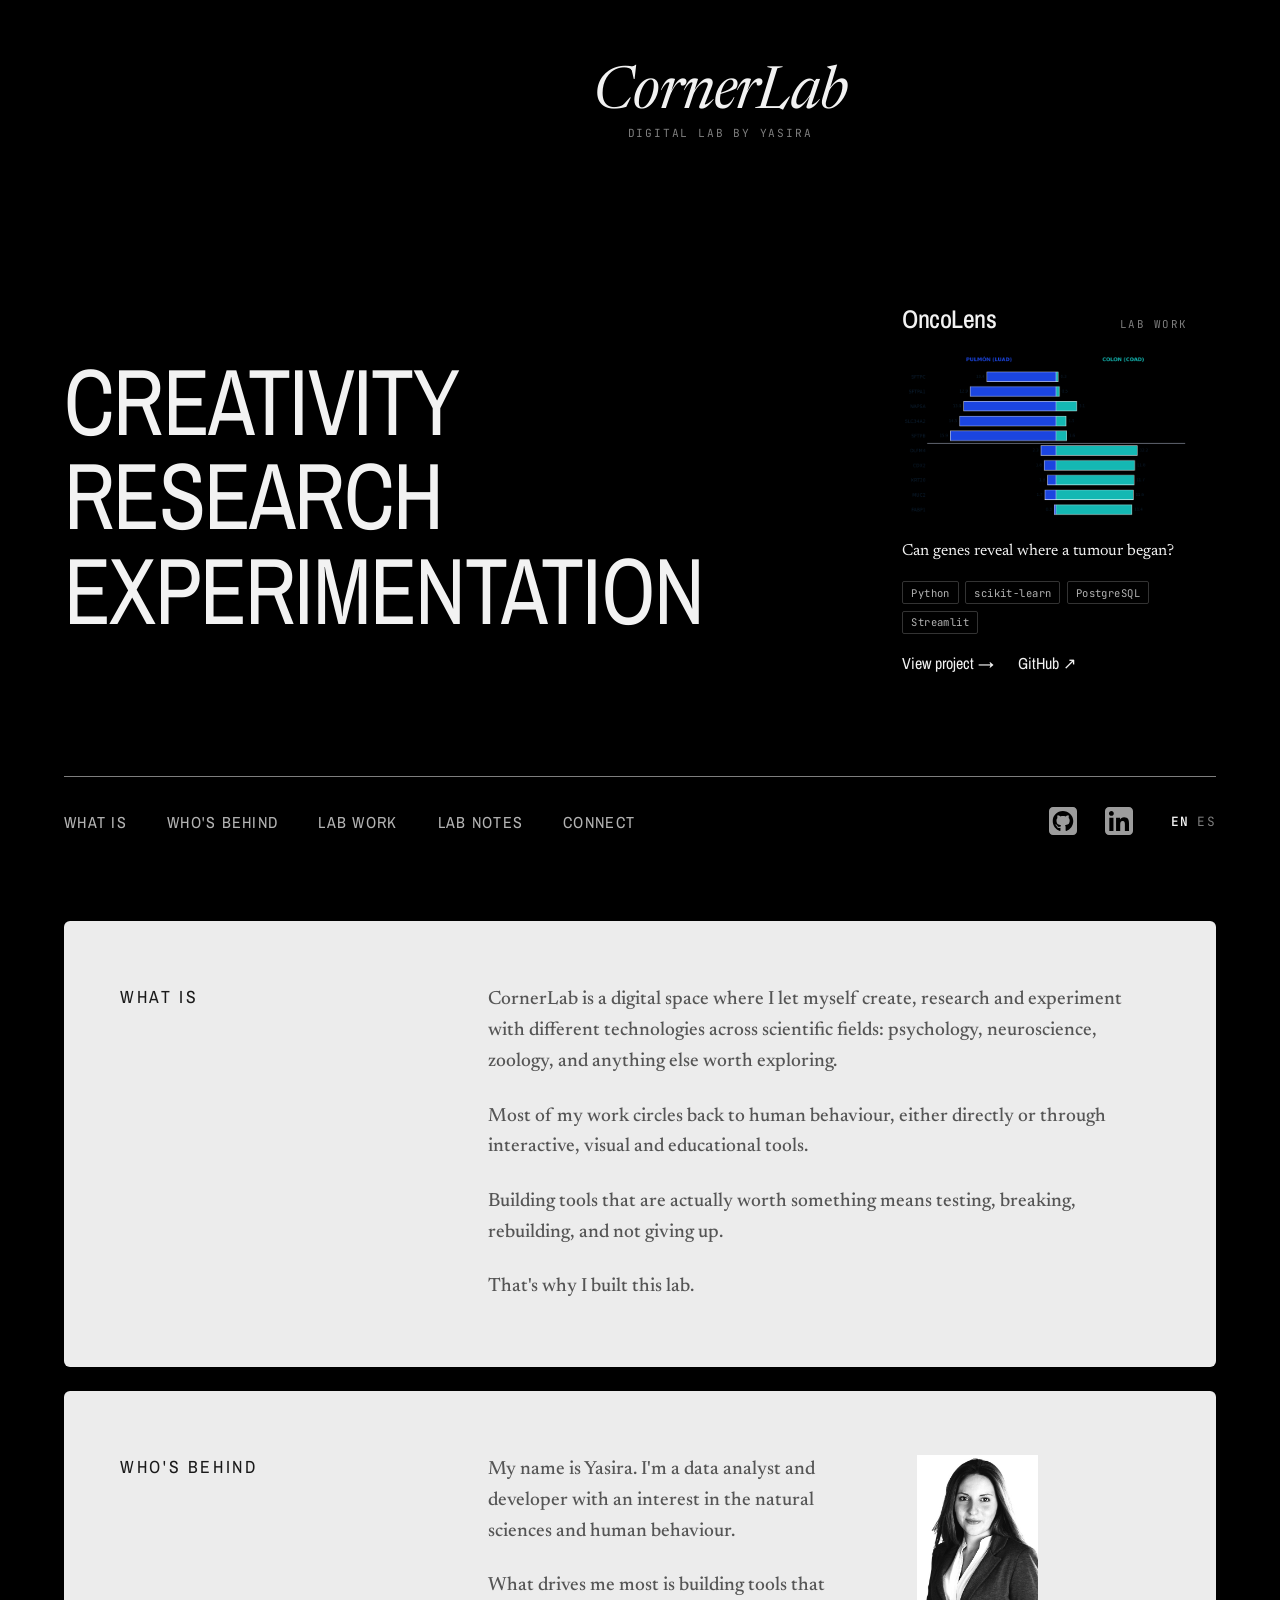
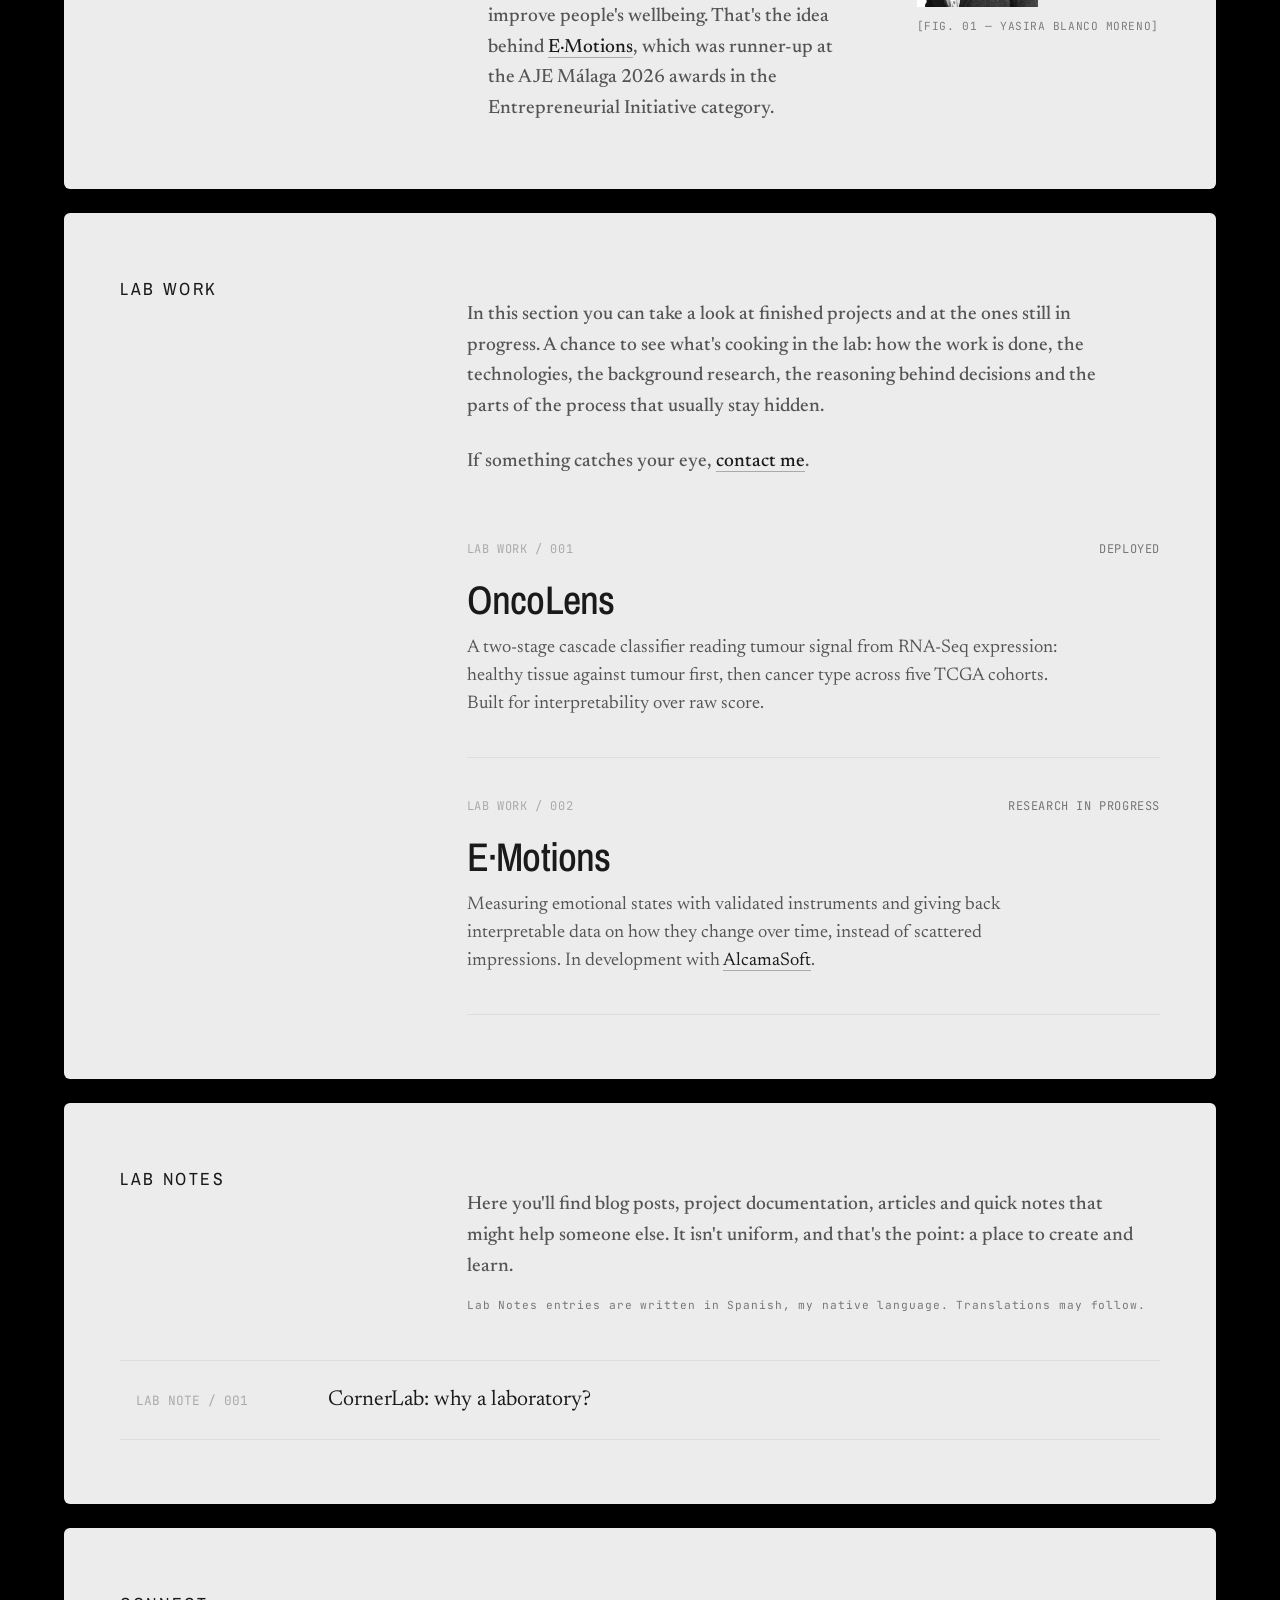
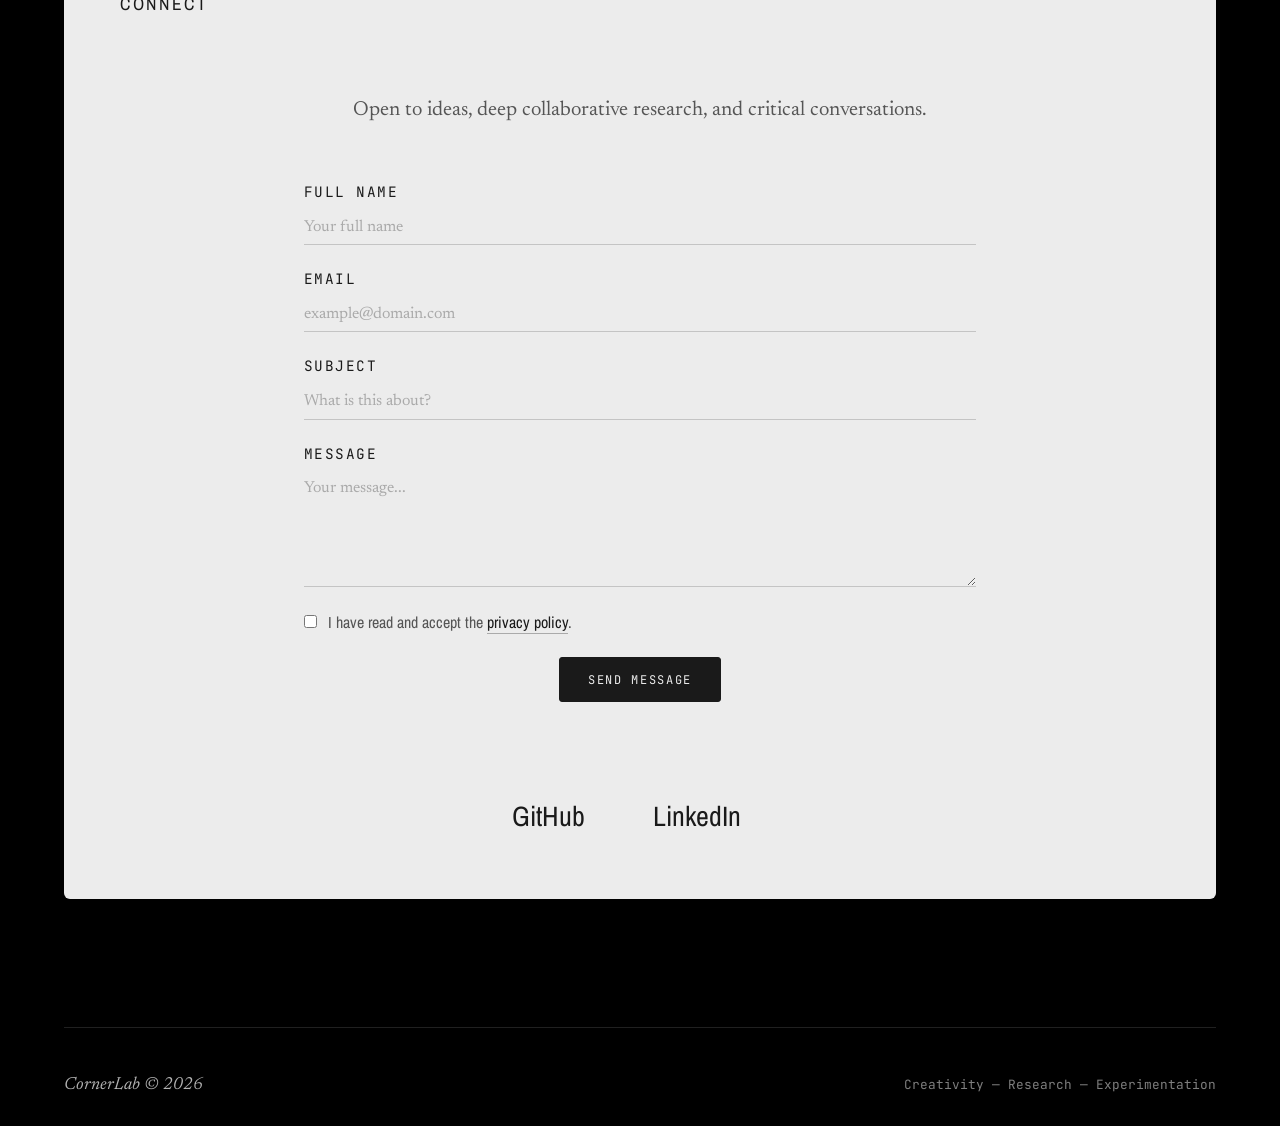
<file: index.html>
<!DOCTYPE html>
<html lang="en">
<head>
    <meta charset="UTF-8">
    <meta name="viewport" content="width=device-width, initial-scale=1.0">
    <title data-i18n="page_title">CornerLab — Personal Digital Lab</title>
    <meta name="description" content="Personal digital lab by Yasira Blanco Moreno. Data projects in health, behaviour and technology.">
    <meta property="og:type" content="website">
    <meta property="og:title" content="CornerLab — Personal Digital Lab">
    <meta property="og:description" content="Personal digital lab by Yasira Blanco Moreno. Data projects in health, behaviour and technology, from analysis to deployment, with the questions and dead ends along the way.">
    <meta property="og:url" content="https://cornerlab.me/">
    <meta property="og:image" content="https://cornerlab.me/assets/images/og-image.png">
    <meta property="og:image:width" content="1200">
    <meta property="og:image:height" content="630">
    <link rel="icon" type="image/png" sizes="32x32" href="assets/icons/favicon-32.png">
    <link rel="apple-touch-icon" sizes="180x180" href="assets/icons/apple-touch-icon.png">
    <link rel="canonical" href="https://cornerlab.me/">
    <link rel="stylesheet" href="css/styles.css">
</head>
<body>

    <header class="global-branding">
        <div class="branding-spacer" aria-hidden="true"></div>

        <div class="branding-center">
            <a href="index.html" class="logo">CornerLab</a>
            <p class="brand-tagline" data-i18n="brand_tagline">Digital lab by Yasira</p>
        </div>

        <button type="button" class="lamp-toggle" aria-label="Cambiar tema" aria-pressed="false">
            <img src="assets/icons/lamp_opt.svg" alt="" class="lamp-icon">
        </button>
    </header>

    <section class="hero-manifesto">
    <div class="hero-top">

        <div class="manifesto-titles">
            <h1 data-i18n="creativity">CREATIVITY</h1>
            <p data-i18n="research">RESEARCH</p>
            <p data-i18n="experimentation">EXPERIMENTATION</p>
        </div>

        <div class="hero-showcase">
            <article class="work-card">
                <div class="wc-head">
                    <h3 class="wc-name">OncoLens</h3>
                    <span class="wc-area" data-i18n="wc_area_lab_work">Lab Work</span>
                </div>

                <div class="wc-figure">
                    <img src="assets/images/oncolens-genes.png" alt="Expresión media de diez genes marcadores en cohortes tumorales de pulmón y colon">
                </div>

                <p class="wc-question" data-i18n="wc_q_oncolens">
                    Can genes reveal where a tumour began?
                </p>

                <div class="wc-tags">
                    <span>Python</span><span>scikit-learn</span><span>PostgreSQL</span><span>Streamlit</span>
                </div>

                <div class="wc-links">
                    <a href="https://bootcamp-da-p2.github.io/OncoLens/" target="_blank" rel="noopener"
                       data-i18n="wc_view">View project →</a>
                    <a href="https://github.com/Bootcamp-DA-P2/OncoLens" target="_blank" rel="noopener">GitHub ↗</a>
                </div>
            </article>
        </div>

    </div>

        <nav class="editorial-nav">
            <ul class="nav-list">
                <li><a href="#what-is" data-i18n="nav_what_is">What is</a></li>
                <li><a href="#whos-behind" data-i18n="nav_whos_behind">Who's Behind</a></li>
                <li><a href="#lab-work" data-i18n="nav_lab_work">Lab Work</a></li>
                <li><a href="#lab-notes" data-i18n="nav_lab_notes">Lab Notes</a></li>
                <li><a href="#connect" data-i18n="nav_connect">Connect</a></li>
            </ul>

            <div class="nav-aside">
                <ul class="nav-social">
                    <li>
                        <a href="https://github.com/Onmyblasi" target="_blank" rel="noopener"
                        class="social-link" aria-label="GitHub">
                            <img src="assets/icons/square-github-brands-solid-full.svg" alt="" class="social-icon">
                        </a>
                    </li>
                    <li>
                        <a href="https://linkedin.com/in/yasira-blanco-moreno/" target="_blank" rel="noopener"
                        class="social-link" aria-label="LinkedIn">
                            <img src="assets/icons/square-linkedin-brands-solid-full.svg" alt="" class="social-icon">
                        </a>
                    </li>
                </ul>

                <div class="lang-selector">
                    <span data-lang="en" class="active">EN</span>
                    <span data-lang="es">ES</span>
                </div>
            </div>
        </nav>
    </section>

    <section id="what-is" class="editorial-section section-grid">
        <h2 class="section-title" data-i18n="section_what_is">What is</h2>
        <div class="section-content editorial-prose">
            <p class="body-text" data-i18n="what_is_body_p1">
                CornerLab is a digital space where I let myself create, research and experiment with different technologies across scientific fields: psychology, neuroscience, zoology, and anything else worth exploring.
            </p>
            <p class="body-text" data-i18n="what_is_body_p2">
                Most of my work circles back to human behaviour, either directly or through interactive, visual and educational tools.
            </p>
            <p class="body-text" data-i18n="what_is_body_p3">
                Building tools that are actually worth something means testing, breaking, rebuilding, and not giving up. 
            </p>
            <p class="body-text" data-i18n="what_is_body_p4">
                That's why I built this lab.
            </p>
        </div>
    </section>

    <section id="whos-behind" class="editorial-section section-grid">
        <h2 class="section-title" data-i18n="section_whos_behind">Who's Behind</h2>
        <div class="section-content bio-grid">
            <div class="editorial-prose">
                <p class="body-text" data-i18n="whos_behind_p1">
                    My name is Yasira. I'm a data analyst and developer with an interest in the natural sciences and human behaviour.
                </p>
                <p class="body-text" data-i18n="whos_behind_p2">
                    What drives me most is building tools that improve people's wellbeing. That's the idea behind <a href="https://e-motions.es" target="_blank" rel="noopener" class="inline-link">E·Motions</a>, which was runner-up at the AJE Málaga 2026 awards in the Entrepreneurial Initiative category.
                </p>
            </div>
            <div class="lab-image-placeholder">
                <div class="placeholder-graphic"><img src="assets/images/bwphoto.jpg" alt="Retrato de Yasira Blanco Moreno"></div>
                <span class="caption">[FIG. 01 — YASIRA BLANCO MORENO]</span>
            </div>
        </div>
    </section>

    <section id="lab-work" class="editorial-section">
        <h2 class="section-title" data-i18n="section_lab_work">Lab Work</h2>
        <div class="editorial-prose lab-work-intro">
            <p class="body-text" data-i18n="lab_work_p1">
                In this section you can take a look at finished projects and at the ones still in progress. A chance to see what's cooking in the lab: how the work is done, the technologies, the background research, the reasoning behind decisions and the parts of the process that usually stay hidden.
            </p>
            <p class="body-text" data-i18n="lab_work_p2">
                If something catches your eye, <a href="#connect" class="inline-link">contact me</a>.
            </p>
        </div>
        <div class="work-archive">
            
            <article class="work-item">
                <div class="work-meta">
                    <span class="work-id" data-i18n="work_id_001">LAB WORK / 001</span>
                    <span class="work-status" data-i18n="work_status_deployed">Deployed</span>
                </div>
                <div class="work-main">
                      <h3 class="work-title"><a href="https://bootcamp-da-p2.github.io/OncoLens/" target="_blank" rel="noopener">OncoLens</a></h3>
                    <p class="work-desc" data-i18n="work_desc_oncolens">
                        A two-stage cascade classifier reading tumour signal from RNA-Seq expression: healthy tissue against tumour first, then cancer type across five TCGA cohorts. Built for interpretability over raw score.
                    </p>
                </div>
            </article>

            <article class="work-item">
                <div class="work-meta">
                    <span class="work-id" data-i18n="work_id_002">LAB WORK / 002</span>
                    <span class="work-status" data-i18n="work_status_research">Research in Progress</span>
                </div>
                <div class="work-main">
                    <h3 class="work-title"><a href="https://e-motions.es" target="_blank" rel="noopener">E·Motions</a></h3>
                    <p class="work-desc" data-i18n="work_desc_emotions">Measuring emotional states with validated instruments and giving back interpretable data on how they change over time, instead of scattered impressions. In development with <a href="https://www.alcamasoft.com/" target="_blank" rel="noopener" class="inline-link">AlcamaSoft</a>.</p>
                </div>
            </article>

        </div>
    </section>

    <section id="lab-notes" class="editorial-section">
        <h2 class="section-title" data-i18n="section_lab_notes">Lab Notes</h2>
        <div class="section-content editorial-prose">
            <div class="editorial-prose lab-notes-intro">
                <p class="body-text" data-i18n="lab_notes_p1">
                    Here you'll find blog posts, project documentation, articles and quick notes that might help someone else. It isn't uniform, and that's the point: a place to create and learn.
                </p>

                <p class="notes-lang-note" data-i18n="notes_lang_note">Lab Notes entries are written in Spanish, my native language. Translations may follow.</p>
            </div>
            <div id="dynamic-notes-target" class="notes-archive">
                <noscript>
                    <div class="note-row-fallback">
                    <!--<a href="lab/building-systems-for-better-thinking.html"><span>LAB NOTE / 001</span><span>Building Systems for Better Thinking</span></a>
                        <a href="lab/psychology-of-attention.html"><span>LAB NOTE / 002</span><span>The Psychology of Attention</span></a>
                        <a href="lab/patterns-in-human-behavior.html"><span>LAB NOTE / 003</span><span>Patterns in Human Behavior</span></a>-->
                    </div>
                </noscript>
            </div>
        </div>
    </section>

    <section id="connect" class="editorial-section section-grid">
        <h2 class="section-title" data-i18n="section_connect">Connect</h2>

        <div class="section-content connectivity-block">
            <p class="body-text query-prompt" data-i18n="connect_prompt">Open to ideas, deep collaborative research, and critical conversations.</p>

            <form class="contact-form" id="contact-form"
                action="https://api.simplyforms.app/v1/forms/MANGToXFLvuVxXwoESXIXw"
                method="POST">

                <div class="hp-field" aria-hidden="true">
                    <label for="website_url">Your website</label>
                    <input type="text" id="website_url" name="website_url" tabindex="-1" autocomplete="off">
                </div>

                <div class="form-field">
                    <label for="full_name" data-i18n="form_name">Full name</label>
                    <input type="text" id="full_name" name="full_name" autocomplete="name" placeholder="Your full name" data-i18n-placeholder="ph_name">
                </div>

                <div class="form-field">
                    <label for="email" data-i18n="form_email">Email</label>
                    <input type="email" id="email" name="email" autocomplete="email" placeholder="example@domain.com" data-i18n-placeholder="ph_email" required>
                </div>

                <div class="form-field">
                    <label for="subject" data-i18n="form_subject">Subject</label>
                    <input type="text" id="subject" name="subject" placeholder="What is this about?" data-i18n-placeholder="ph_subject">
                </div>

                <div class="form-field">
                    <label for="message" data-i18n="form_message">Message</label>
                    <textarea id="message" name="message" rows="6" placeholder="Your message..." required data-i18n-placeholder="ph_message"></textarea>
                </div>

                <div class="form-consent">
                    <input type="checkbox" id="privacy" name="privacy" value="accepted" required>
                    <label for="privacy" data-i18n="form_privacy">
                        I have read and accept the <a href="privacy.html" data-i18n-href='{"en":"privacy.html","es":"privacidad.html"}'>privacy policy</a>.
                    </label>
                </div>

                <button type="submit" class="form-submit" data-i18n="form_send">Send message</button>
                <p class="form-status" id="form-status" role="status" aria-live="polite"></p>
            </form>

            <ul class="connect-channels">
                <li><a href="https://github.com/Onmyblasi" target="_blank" rel="noopener" class="channel-link">GitHub</a></li>
                <li><a href="https://linkedin.com/in/yasira-blanco-moreno/" target="_blank" rel="noopener" class="channel-link">LinkedIn</a></li>
            </ul>
        </div>
    </section>

    <footer class="global-footer" >
        <span class="footer-brand">CornerLab © 2026</span>
        <span class="footer-manifesto" data-i18n="footer_manifesto">Creativity — Research — Experimentation</span>
    </footer>

    <script src="js/main.js"></script>
</body>
</html>
</file>
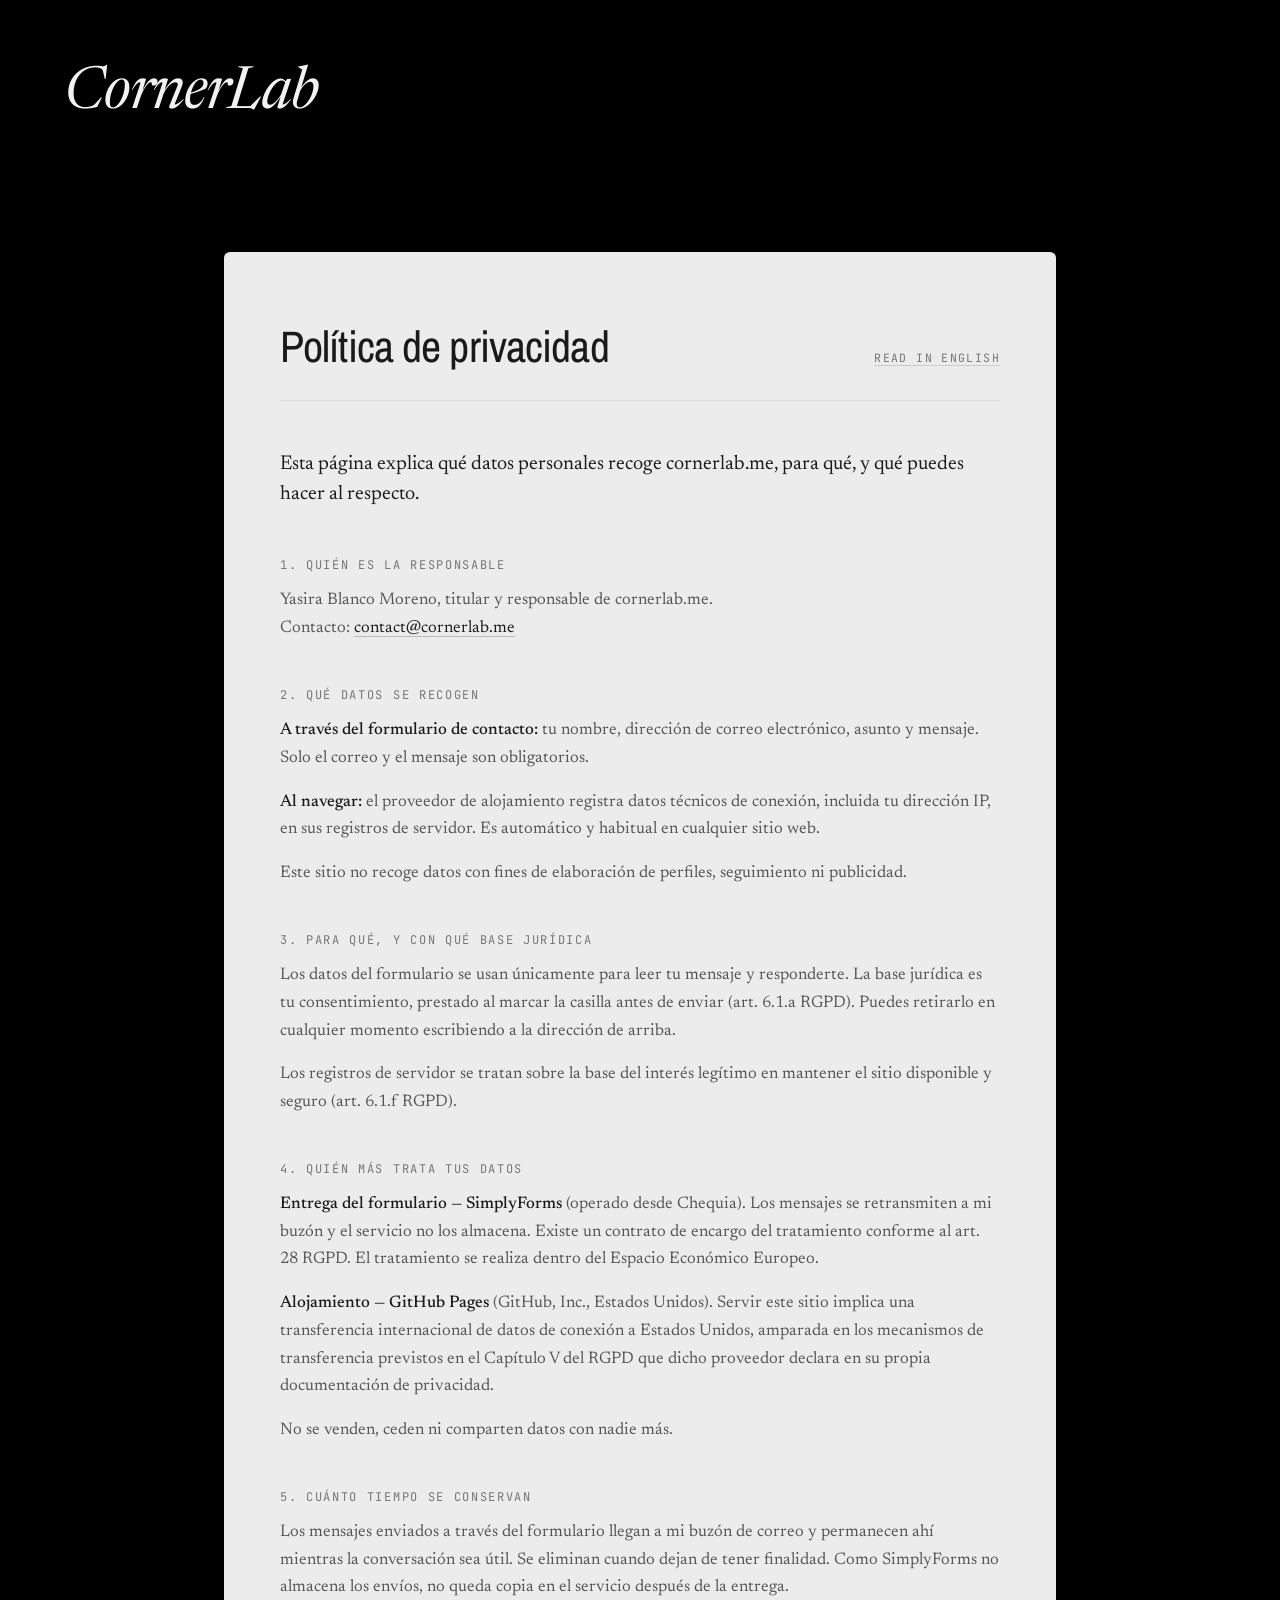
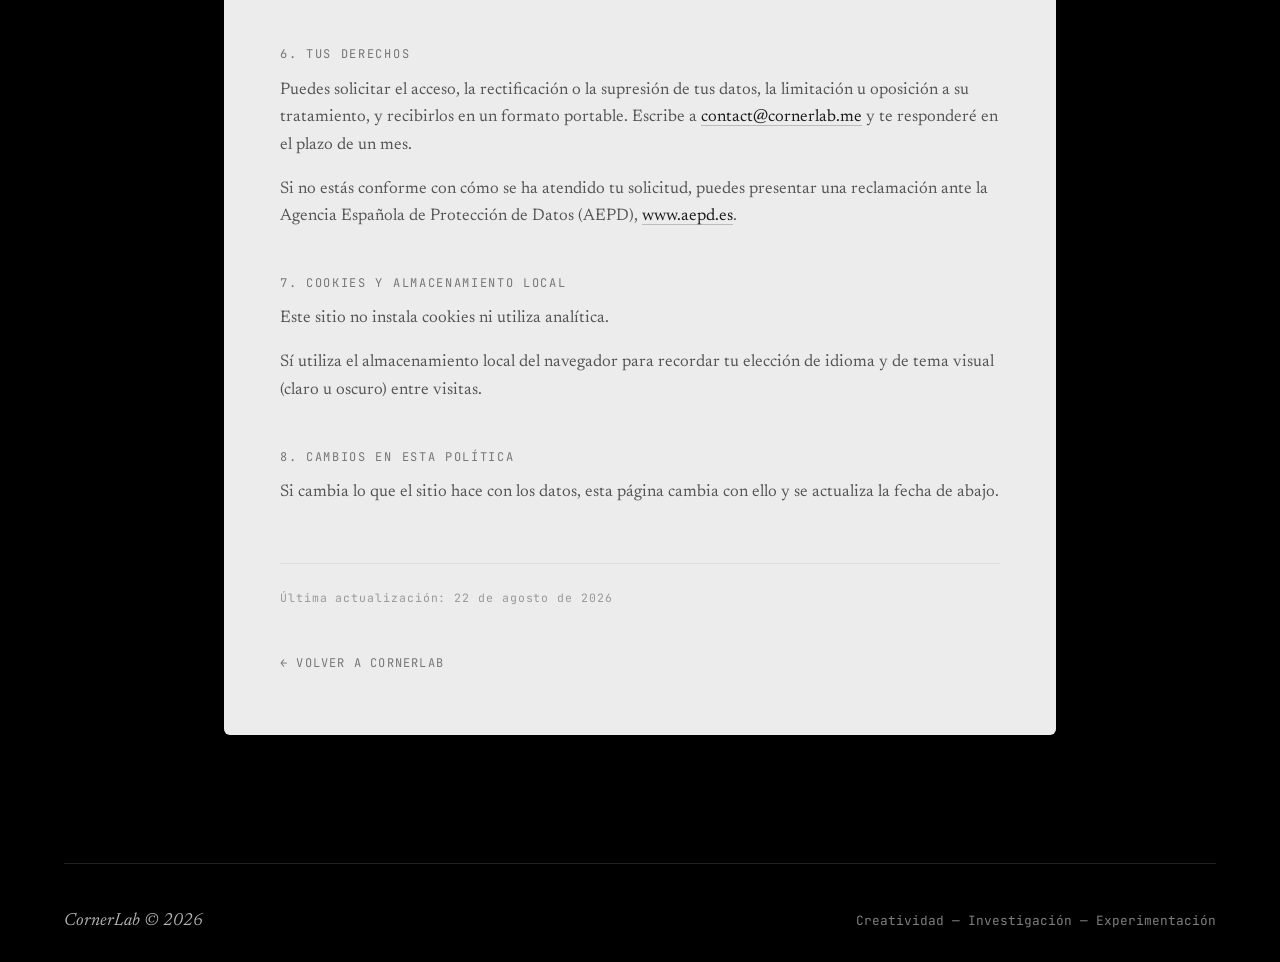
<file: privacidad.html>
<!DOCTYPE html>
<html lang="es">
<head>
    <meta charset="UTF-8">
    <meta name="viewport" content="width=device-width, initial-scale=1.0">
    <title>Política de privacidad — CornerLab</title>
    <meta name="description" content="Cómo trata CornerLab los datos personales recogidos a través del formulario de contacto y del alojamiento del sitio.">
    <meta name="robots" content="index, follow">
    <link rel="canonical" href="https://cornerlab.me/privacidad.html">
    <link rel="alternate" hreflang="es" href="https://cornerlab.me/privacidad.html">
    <link rel="alternate" hreflang="en" href="https://cornerlab.me/privacy.html">
    <link rel="icon" type="image/png" sizes="32x32" href="assets/icons/favicon-32.png">
    <link rel="apple-touch-icon" sizes="180x180" href="assets/icons/apple-touch-icon.png">
    <link rel="stylesheet" href="css/styles.css">
</head>
<body>

    <header class="global-branding">
        <a href="index.html" class="logo">CornerLab</a>
    </header>

    <section class="editorial-section legal-page">

        <div class="legal-head">
            <h1 class="legal-title">Política de privacidad</h1>
            <p class="legal-lang"><a href="privacy.html" hreflang="en">Read in English</a></p>
        </div>

        <div class="legal-body">

            <p class="legal-intro">
                Esta página explica qué datos personales recoge cornerlab.me, para qué, y qué puedes hacer al respecto.
            </p>

            <h2>1. Quién es la responsable</h2>
            <p>
                Yasira Blanco Moreno, titular y responsable de cornerlab.me.<br>
                Contacto: <a href="mailto:contact@cornerlab.me">contact@cornerlab.me</a>
            </p>

            <h2>2. Qué datos se recogen</h2>
            <p><strong>A través del formulario de contacto:</strong> tu nombre, dirección de correo electrónico, asunto y mensaje. Solo el correo y el mensaje son obligatorios.</p>
            <p><strong>Al navegar:</strong> el proveedor de alojamiento registra datos técnicos de conexión, incluida tu dirección IP, en sus registros de servidor. Es automático y habitual en cualquier sitio web.</p>
            <p>Este sitio no recoge datos con fines de elaboración de perfiles, seguimiento ni publicidad.</p>

            <h2>3. Para qué, y con qué base jurídica</h2>
            <p>Los datos del formulario se usan únicamente para leer tu mensaje y responderte. La base jurídica es tu consentimiento, prestado al marcar la casilla antes de enviar (art. 6.1.a RGPD). Puedes retirarlo en cualquier momento escribiendo a la dirección de arriba.</p>
            <p>Los registros de servidor se tratan sobre la base del interés legítimo en mantener el sitio disponible y seguro (art. 6.1.f RGPD).</p>

            <h2>4. Quién más trata tus datos</h2>
            <p><strong>Entrega del formulario — SimplyForms</strong> (operado desde Chequia). Los mensajes se retransmiten a mi buzón y el servicio no los almacena. Existe un contrato de encargo del tratamiento conforme al art. 28 RGPD. El tratamiento se realiza dentro del Espacio Económico Europeo.</p>
            <p><strong>Alojamiento — GitHub Pages</strong> (GitHub, Inc., Estados Unidos). Servir este sitio implica una transferencia internacional de datos de conexión a Estados Unidos, amparada en los mecanismos de transferencia previstos en el Capítulo V del RGPD que dicho proveedor declara en su propia documentación de privacidad.</p>
            <p>No se venden, ceden ni comparten datos con nadie más.</p>

            <h2>5. Cuánto tiempo se conservan</h2>
            <p>Los mensajes enviados a través del formulario llegan a mi buzón de correo y permanecen ahí mientras la conversación sea útil. Se eliminan cuando dejan de tener finalidad. Como SimplyForms no almacena los envíos, no queda copia en el servicio después de la entrega.</p>

            <h2>6. Tus derechos</h2>
            <p>Puedes solicitar el acceso, la rectificación o la supresión de tus datos, la limitación u oposición a su tratamiento, y recibirlos en un formato portable. Escribe a <a href="mailto:contact@cornerlab.me">contact@cornerlab.me</a> y te responderé en el plazo de un mes.</p>
            <p>Si no estás conforme con cómo se ha atendido tu solicitud, puedes presentar una reclamación ante la Agencia Española de Protección de Datos (AEPD), <a href="https://www.aepd.es" target="_blank" rel="noopener">www.aepd.es</a>.</p>

            <h2>7. Cookies y almacenamiento local</h2>
            <p>Este sitio no instala cookies ni utiliza analítica.</p>
            <p>Sí utiliza el almacenamiento local del navegador para recordar tu elección de idioma y de tema visual (claro u oscuro) entre visitas.</p>

            <h2>8. Cambios en esta política</h2>
            <p>Si cambia lo que el sitio hace con los datos, esta página cambia con ello y se actualiza la fecha de abajo.</p>

            <p class="legal-date">Última actualización: 22 de agosto de 2026</p>

        </div>

        <p class="legal-back"><a href="index.html">← Volver a CornerLab</a></p>

    </section>

    <footer class="global-footer">
        <span class="footer-brand">CornerLab © 2026</span>
        <span class="footer-manifesto">Creatividad — Investigación — Experimentación</span>
    </footer>

</body>
</html>
</file>
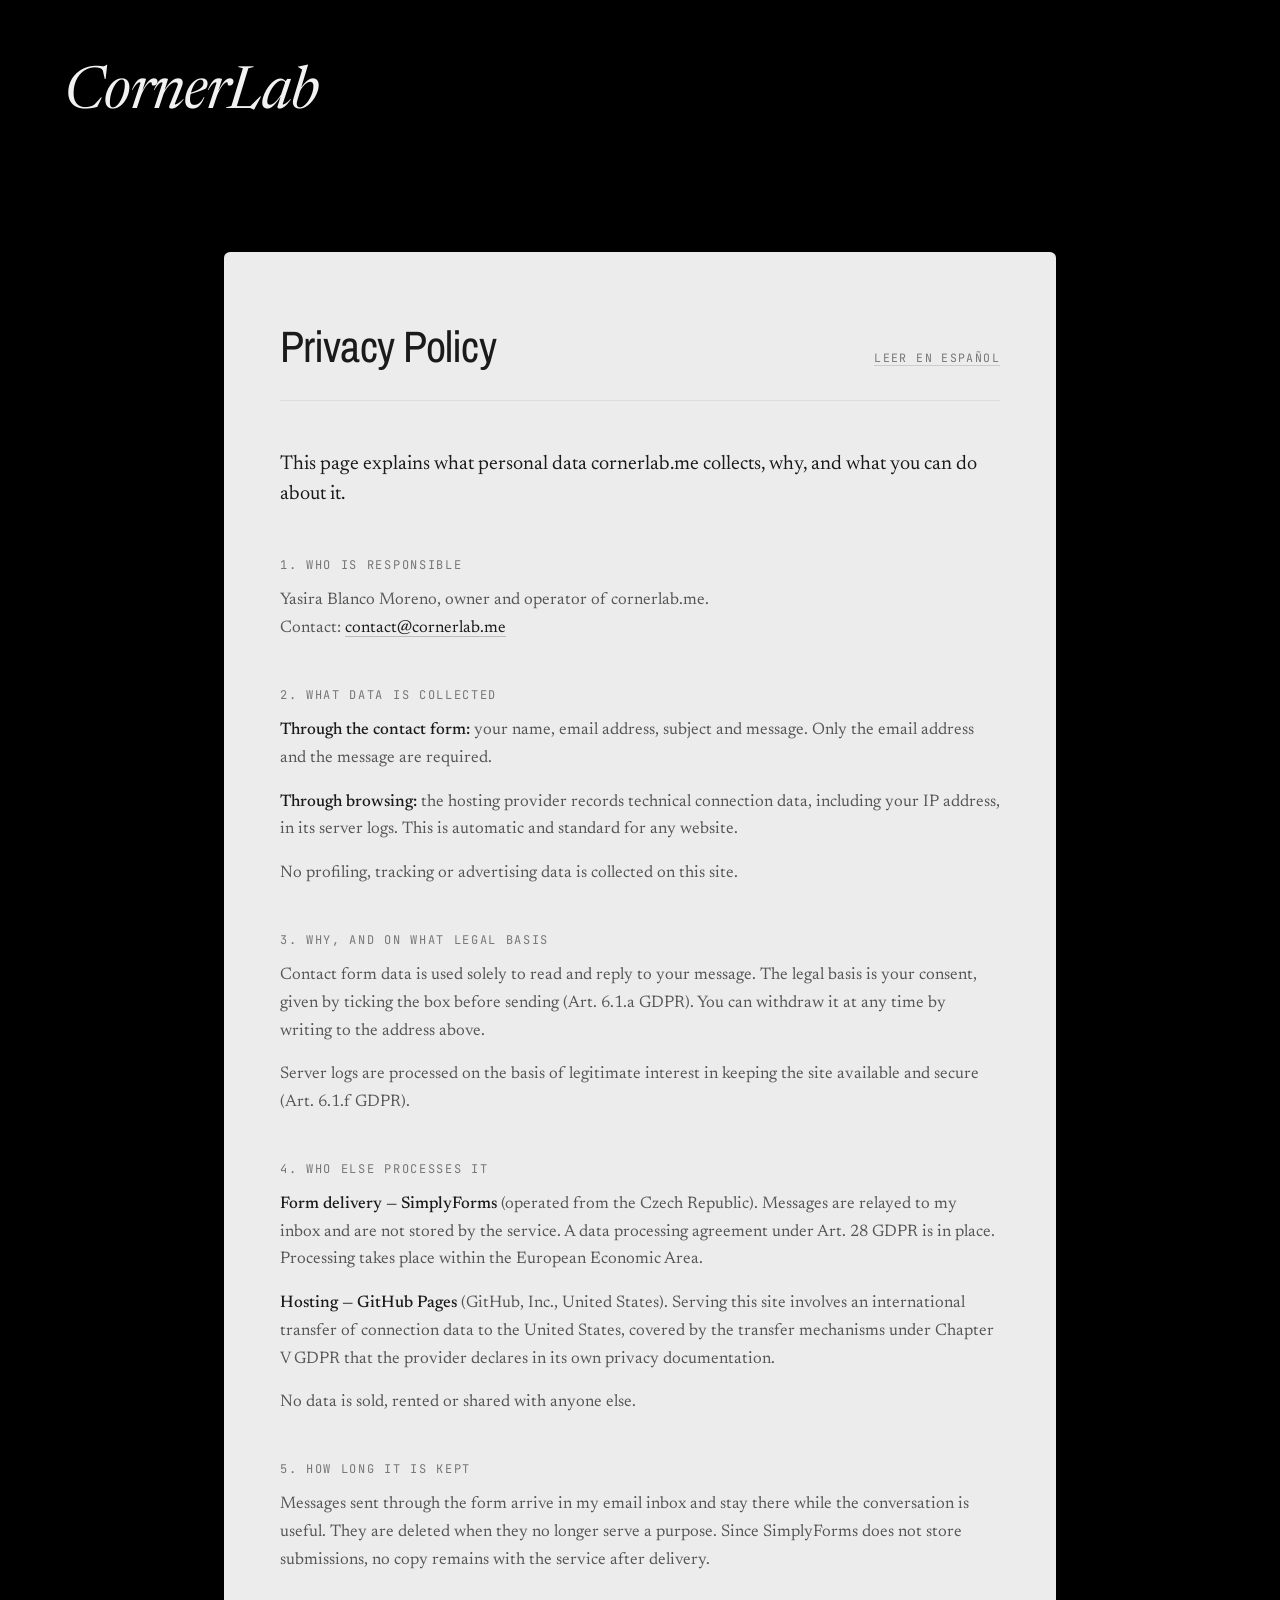
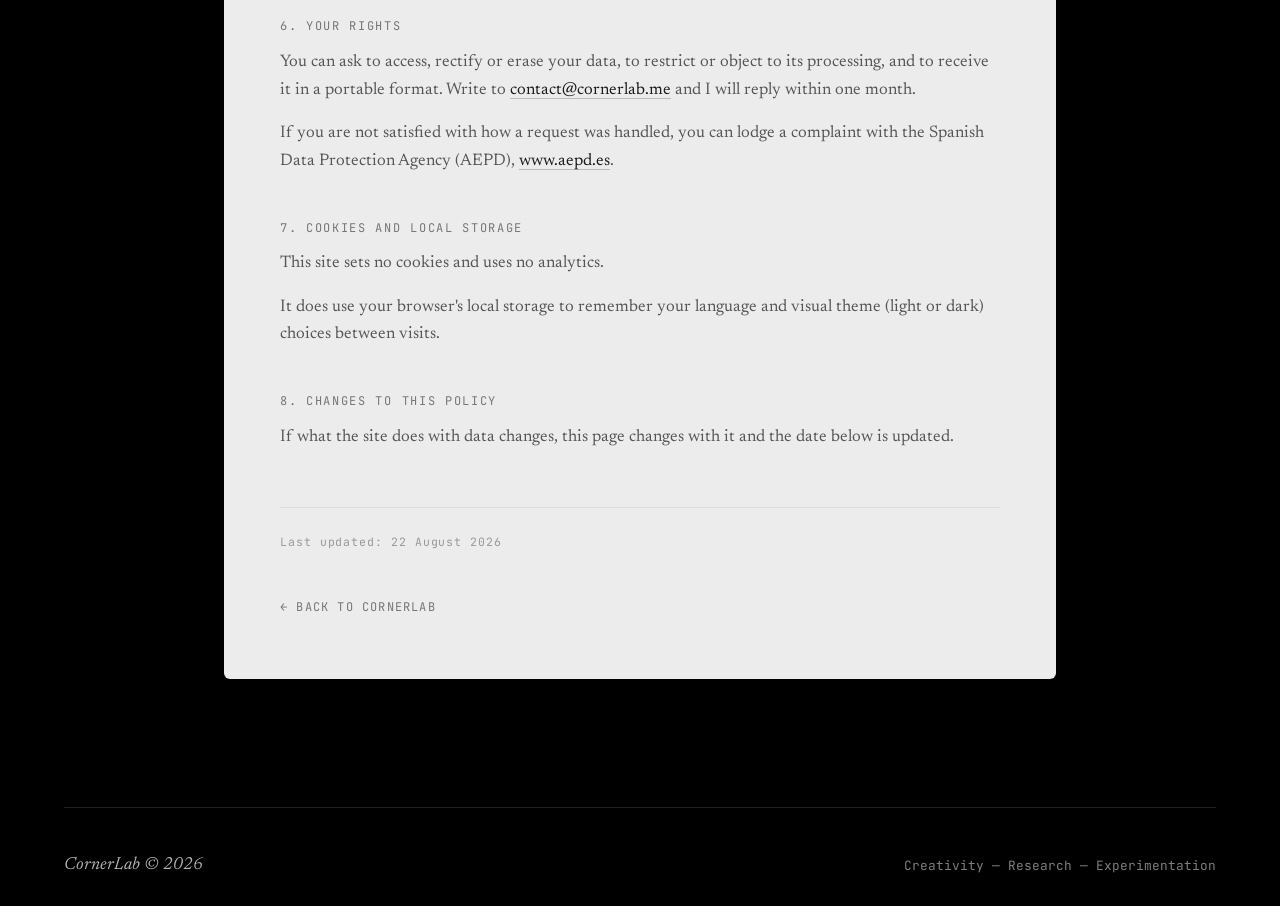
<file: privacy.html>
<!DOCTYPE html>
<html lang="en">
<head>
    <meta charset="UTF-8">
    <meta name="viewport" content="width=device-width, initial-scale=1.0">
    <title>Privacy Policy — CornerLab</title>
    <meta name="description" content="How CornerLab handles personal data collected through the contact form and site hosting.">
    <meta name="robots" content="index, follow">
    <link rel="canonical" href="https://cornerlab.me/privacy.html">
    <link rel="alternate" hreflang="en" href="https://cornerlab.me/privacy.html">
    <link rel="alternate" hreflang="es" href="https://cornerlab.me/privacidad.html">
    <link rel="icon" type="image/png" sizes="32x32" href="assets/icons/favicon-32.png">
    <link rel="apple-touch-icon" sizes="180x180" href="assets/icons/apple-touch-icon.png">
    <link rel="stylesheet" href="css/styles.css">
</head>
<body>

    <header class="global-branding">
        <a href="index.html" class="logo">CornerLab</a>
    </header>

    <section class="editorial-section legal-page">

        <div class="legal-head">
            <h1 class="legal-title">Privacy Policy</h1>
            <p class="legal-lang"><a href="privacidad.html" hreflang="es">Leer en español</a></p>
        </div>

        <div class="legal-body">

            <p class="legal-intro">
                This page explains what personal data cornerlab.me collects, why, and what you can do about it.
            </p>

            <h2>1. Who is responsible</h2>
            <p>
                Yasira Blanco Moreno, owner and operator of cornerlab.me.<br>
                Contact: <a href="mailto:contact@cornerlab.me">contact@cornerlab.me</a>
            </p>

            <h2>2. What data is collected</h2>
            <p><strong>Through the contact form:</strong> your name, email address, subject and message. Only the email address and the message are required.</p>
            <p><strong>Through browsing:</strong> the hosting provider records technical connection data, including your IP address, in its server logs. This is automatic and standard for any website.</p>
            <p>No profiling, tracking or advertising data is collected on this site.</p>

            <h2>3. Why, and on what legal basis</h2>
            <p>Contact form data is used solely to read and reply to your message. The legal basis is your consent, given by ticking the box before sending (Art. 6.1.a GDPR). You can withdraw it at any time by writing to the address above.</p>
            <p>Server logs are processed on the basis of legitimate interest in keeping the site available and secure (Art. 6.1.f GDPR).</p>

            <h2>4. Who else processes it</h2>
            <p><strong>Form delivery — SimplyForms</strong> (operated from the Czech Republic). Messages are relayed to my inbox and are not stored by the service. A data processing agreement under Art. 28 GDPR is in place. Processing takes place within the European Economic Area.</p>
            <p><strong>Hosting — GitHub Pages</strong> (GitHub, Inc., United States). Serving this site involves an international transfer of connection data to the United States, covered by the transfer mechanisms under Chapter V GDPR that the provider declares in its own privacy documentation.</p>
            <p>No data is sold, rented or shared with anyone else.</p>

            <h2>5. How long it is kept</h2>
            <p>Messages sent through the form arrive in my email inbox and stay there while the conversation is useful. They are deleted when they no longer serve a purpose. Since SimplyForms does not store submissions, no copy remains with the service after delivery.</p>

            <h2>6. Your rights</h2>
            <p>You can ask to access, rectify or erase your data, to restrict or object to its processing, and to receive it in a portable format. Write to <a href="mailto:contact@cornerlab.me">contact@cornerlab.me</a> and I will reply within one month.</p>
            <p>If you are not satisfied with how a request was handled, you can lodge a complaint with the Spanish Data Protection Agency (AEPD), <a href="https://www.aepd.es" target="_blank" rel="noopener">www.aepd.es</a>.</p>

            <h2>7. Cookies and local storage</h2>
            <p>This site sets no cookies and uses no analytics.</p>
            <p>It does use your browser's local storage to remember your language and visual theme (light or dark) choices between visits.</p>

            <h2>8. Changes to this policy</h2>
            <p>If what the site does with data changes, this page changes with it and the date below is updated.</p>

            <p class="legal-date">Last updated: 22 August 2026</p>

        </div>

        <p class="legal-back"><a href="index.html">← Back to CornerLab</a></p>

    </section>

    <footer class="global-footer">
        <span class="footer-brand">CornerLab © 2026</span>
        <span class="footer-manifesto">Creativity — Research — Experimentation</span>
    </footer>

</body>
</html>
</file>
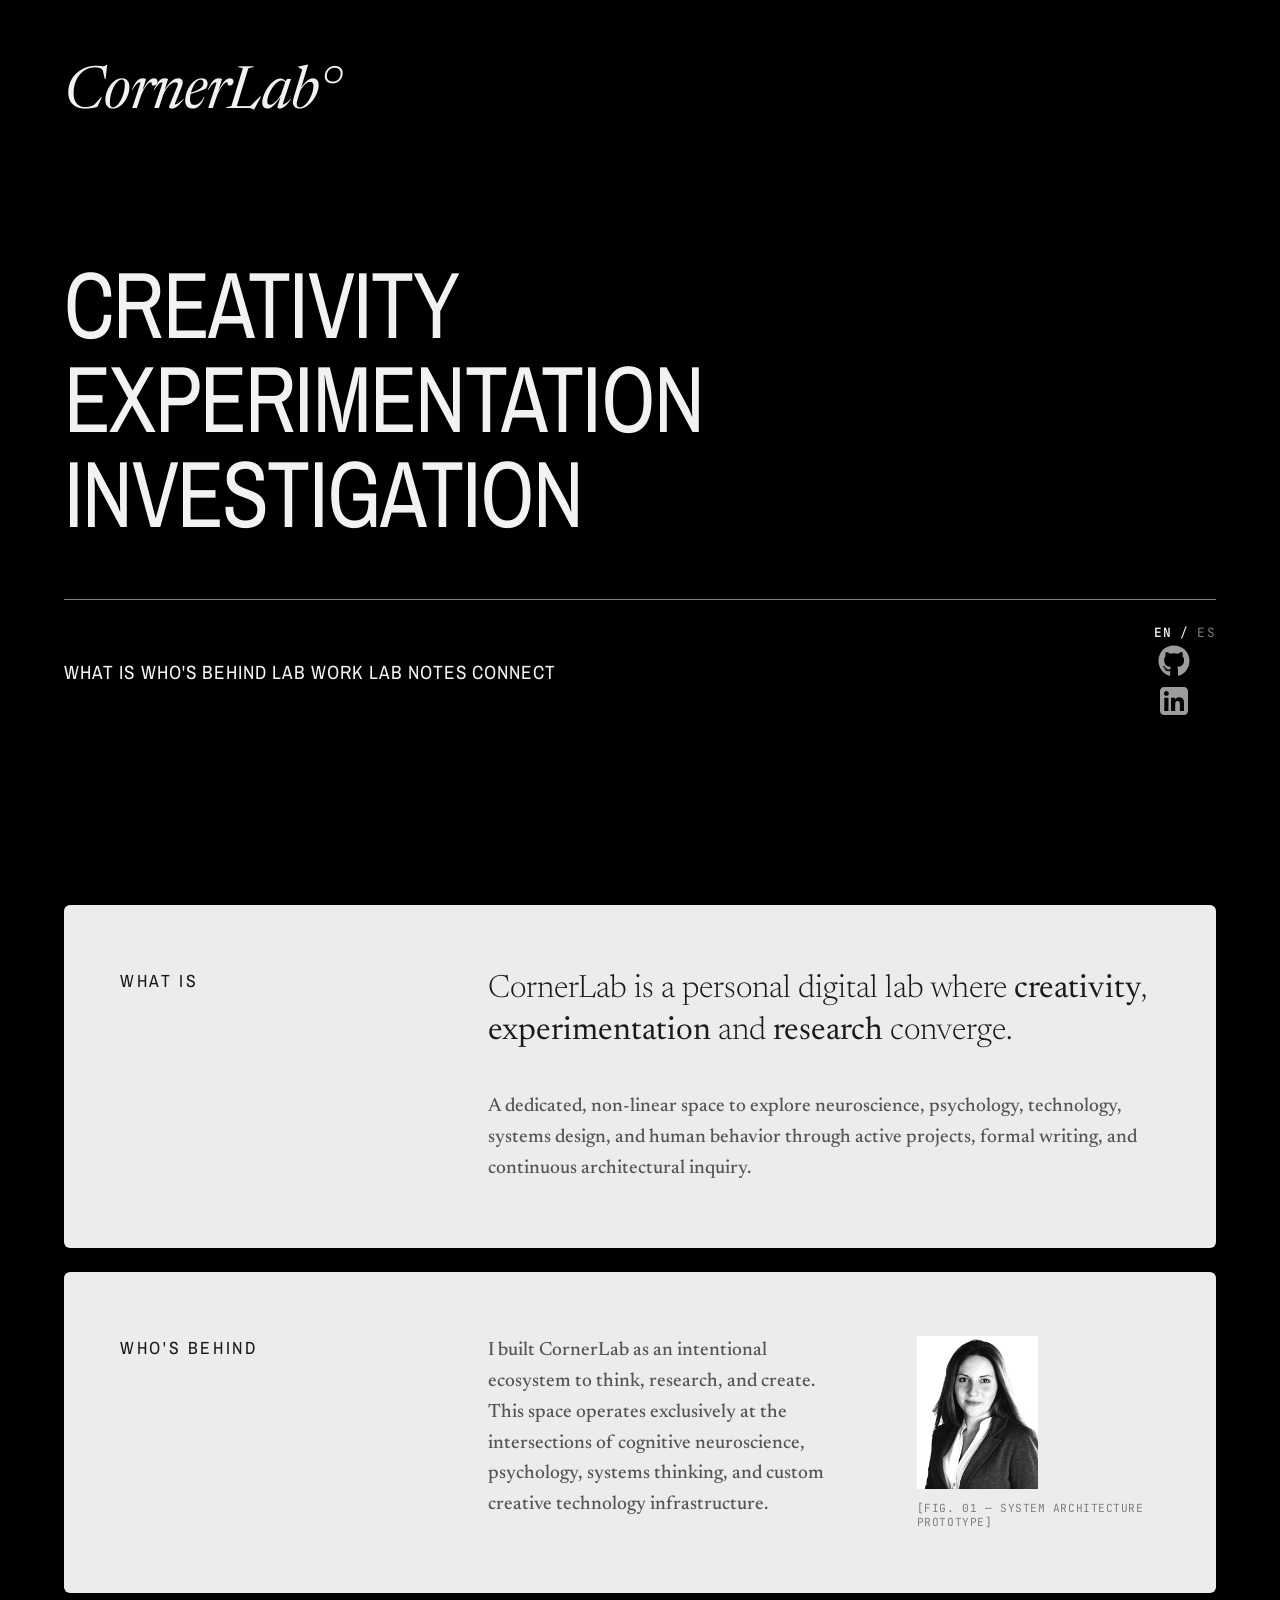
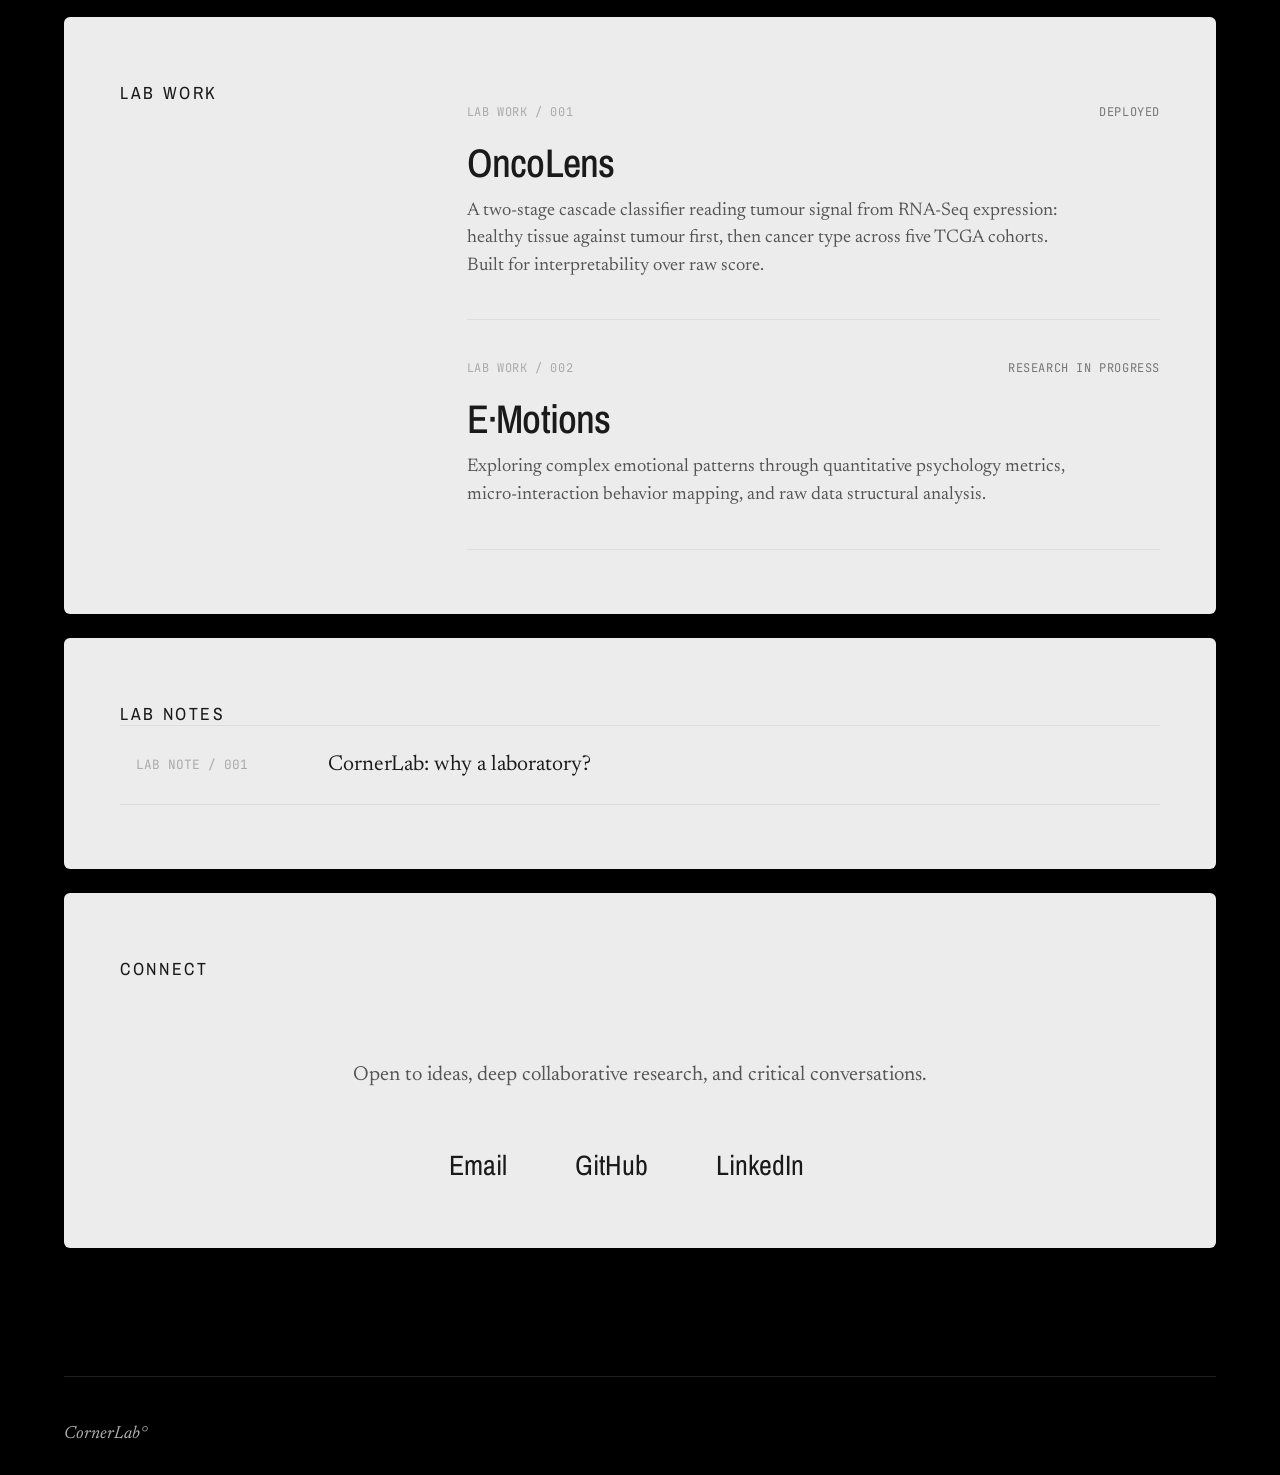
<file: work.html>
<!DOCTYPE html>
<html lang="en">
<head>
    <meta charset="UTF-8">
    <meta name="viewport" content="width=device-width, initial-scale=1.0">
    <title>CornerLab° — Personal Digital Lab</title>
    <link rel="stylesheet" href="css/styles.css">
    <script src="js/main.js"></script>
</head>
<body>

    <header class="global-branding">
        <a href="index.html" class="logo">CornerLab°</a>
    </header>

    <section class="hero-manifesto">
        <div class="manifesto-titles">
            <h1 data-i18n="creativity">CREATIVITY</h1>
            <h1 data-i18n="experimentation">EXPERIMENTATION</h1>
            <h1 data-i18n="investigation">INVESTIGATION</h1>
        </div>

        <nav class="editorial-nav">
            <div class="nav-left">
                <a href="#what-is" data-i18n="nav_what_is">What is</a>
                <a href="#whos-behind" data-i18n="nav_whos_behind">Who's Behind</a>
                <a href="#lab-work" data-i18n="nav_lab_work">Lab Work</a>
                <a href="#lab-notes" data-i18n="nav_lab_notes">Lab Notes</a>
                <a href="#connect" data-i18n="nav_connect">Connect</a>
            </div>
            <div class="nav-right">
                <span class="lang-selector"><span class="active" data-lang="en">EN</span>/<span data-lang="es">ES</span></span>
            
                <a href="https://github.com/Onmyblasi" 
                    target="_blank" 
                    rel="noopener"
                    class="social-link">
                
                    <img src="assets/icons/github-brands-solid-full.svg" 
                        alt="LinkedIn" 
                        class="social-icon">
                </a>
                
                <a href="https://www.linkedin.com/in/yasira-blanco-moreno" 
                    target="_blank" 
                    rel="noopener"
                    class="social-link">
                
                    <img src="assets/icons/square-linkedin-brands-solid-full.svg" 
                        alt="LinkedIn" 
                        class="social-icon">
                </a>
            </div>
        </nav>
    </section>

    <section id="what-is" class="editorial-section section-grid">
        <h2 class="section-title" data-i18n="section_what_is">What is</h2>
        <div class="section-content editorial-prose">
            <p class="lead-text" data-i18n="what_is_lead">
                CornerLab is a personal digital lab where <span class="highlight">creativity</span>, <span class="highlight">experimentation</span> and <span class="highlight">research</span> converge.
            </p>
            <p class="body-text" data-i18n="what_is_body">
                A dedicated, non-linear space to explore neuroscience, psychology, technology, systems design, and human behavior through active projects, formal writing, and continuous architectural inquiry.
            </p>
        </div>
    </section>

    <section id="whos-behind" class="editorial-section section-grid">
        <h2 class="section-title" data-i18n="section_whos_behind">Who's Behind</h2>
        <div class="section-content bio-grid">
            <div class="editorial-prose">
                <p class="body-text" data-i18n="whos_behind_body">
                    I built CornerLab as an intentional ecosystem to think, research, and create. This space operates exclusively at the intersections of cognitive neuroscience, psychology, systems thinking, and custom creative technology infrastructure. 
                </p>
            </div>
            <div class="lab-image-placeholder">
                <div class="placeholder-graphic"><img src="assets/images/foto carnetbw.JPG" alt=""></div>
                <span class="caption">[FIG. 01 — SYSTEM ARCHITECTURE PROTOTYPE]</span>
            </div>
        </div>
    </section>

    <section id="lab-work" class="editorial-section">
        <h2 class="section-title" data-i18n="section_lab_work">Lab Work</h2>
        <div class="work-archive">
            
            <article class="work-item">
                <div class="work-meta">
                    <span class="work-id">LAB WORK / 001</span>
                    <span class="work-status">Deployed</span>
                </div>
                <div class="work-main">
                      <h3 class="work-title"><a href="https://bootcamp-da-p2.github.io/OncoLens/" target="_blank" rel="noopener">OncoLens</a></h3>
                    <p class="work-desc">A two-stage cascade classifier reading tumour signal from RNA-Seq expression: healthy tissue against tumour first, then cancer type across five TCGA cohorts. Built for interpretability over raw score.</p>
                </div>
            </article>

            <article class="work-item">
                <div class="work-meta">
                    <span class="work-id">LAB WORK / 002</span>
                    <span class="work-status">Research in Progress</span>
                </div>
                <div class="work-main">
                    <h3 class="work-title"><a href="https://e-motions.es" target="_blank" rel="noopener">E·Motions</a></h3>
                    <p class="work-desc">Exploring complex emotional patterns through quantitative psychology metrics, micro-interaction behavior mapping, and raw data structural analysis.</p>
                </div>
            </article>

        </div>
    </section>

    <section id="lab-notes" class="editorial-section">
        <h2 class="section-title" data-i18n="section_lab_notes">Lab Notes</h2>
        <div id="dynamic-notes-target" class="notes-archive">
            <noscript>
                <div class="note-row-fallback">
                    <a href="lab/building-systems-for-better-thinking.html"><span>LAB NOTE / 001</span><span>Building Systems for Better Thinking</span></a>
                    <a href="lab/psychology-of-attention.html"><span>LAB NOTE / 002</span><span>The Psychology of Attention</span></a>
                    <a href="lab/patterns-in-human-behavior.html"><span>LAB NOTE / 003</span><span>Patterns in Human Behavior</span></a>
                </div>
            </noscript>
        </div>
    </section>

    <section id="connect" class="editorial-section section-grid">
        <h2 class="section-title" data-i18n="section_connect">Connect</h2>
        <div class="section-content connectivity-block">
            <p class="body-text query-prompt" data-i18n="connect_prompt">Open to ideas, deep collaborative research, and critical conversations.</p>
            <ul class="connect-channels">
                <li><a href="mailto:hello@cornerlab.org" class="channel-link">Email</a></li>
                <li><a href="https://github.com" target="_blank" rel="noopener" class="channel-link">GitHub</a></li>
                <li><a href="https://linkedin.com" target="_blank" rel="noopener" class="channel-link">LinkedIn</a></li>
            </ul>
        </div>
    </section>

    <footer class="global-footer" >
        <span class="footer-brand">CornerLab°</span>
        <span class="footer-manifesto" data-i18n="footer_manifesto>Creativity — Experimentation — Experimentation</span>
    </footer>

    <script src="js/main.js"></script>
</body>
</html>
</file>
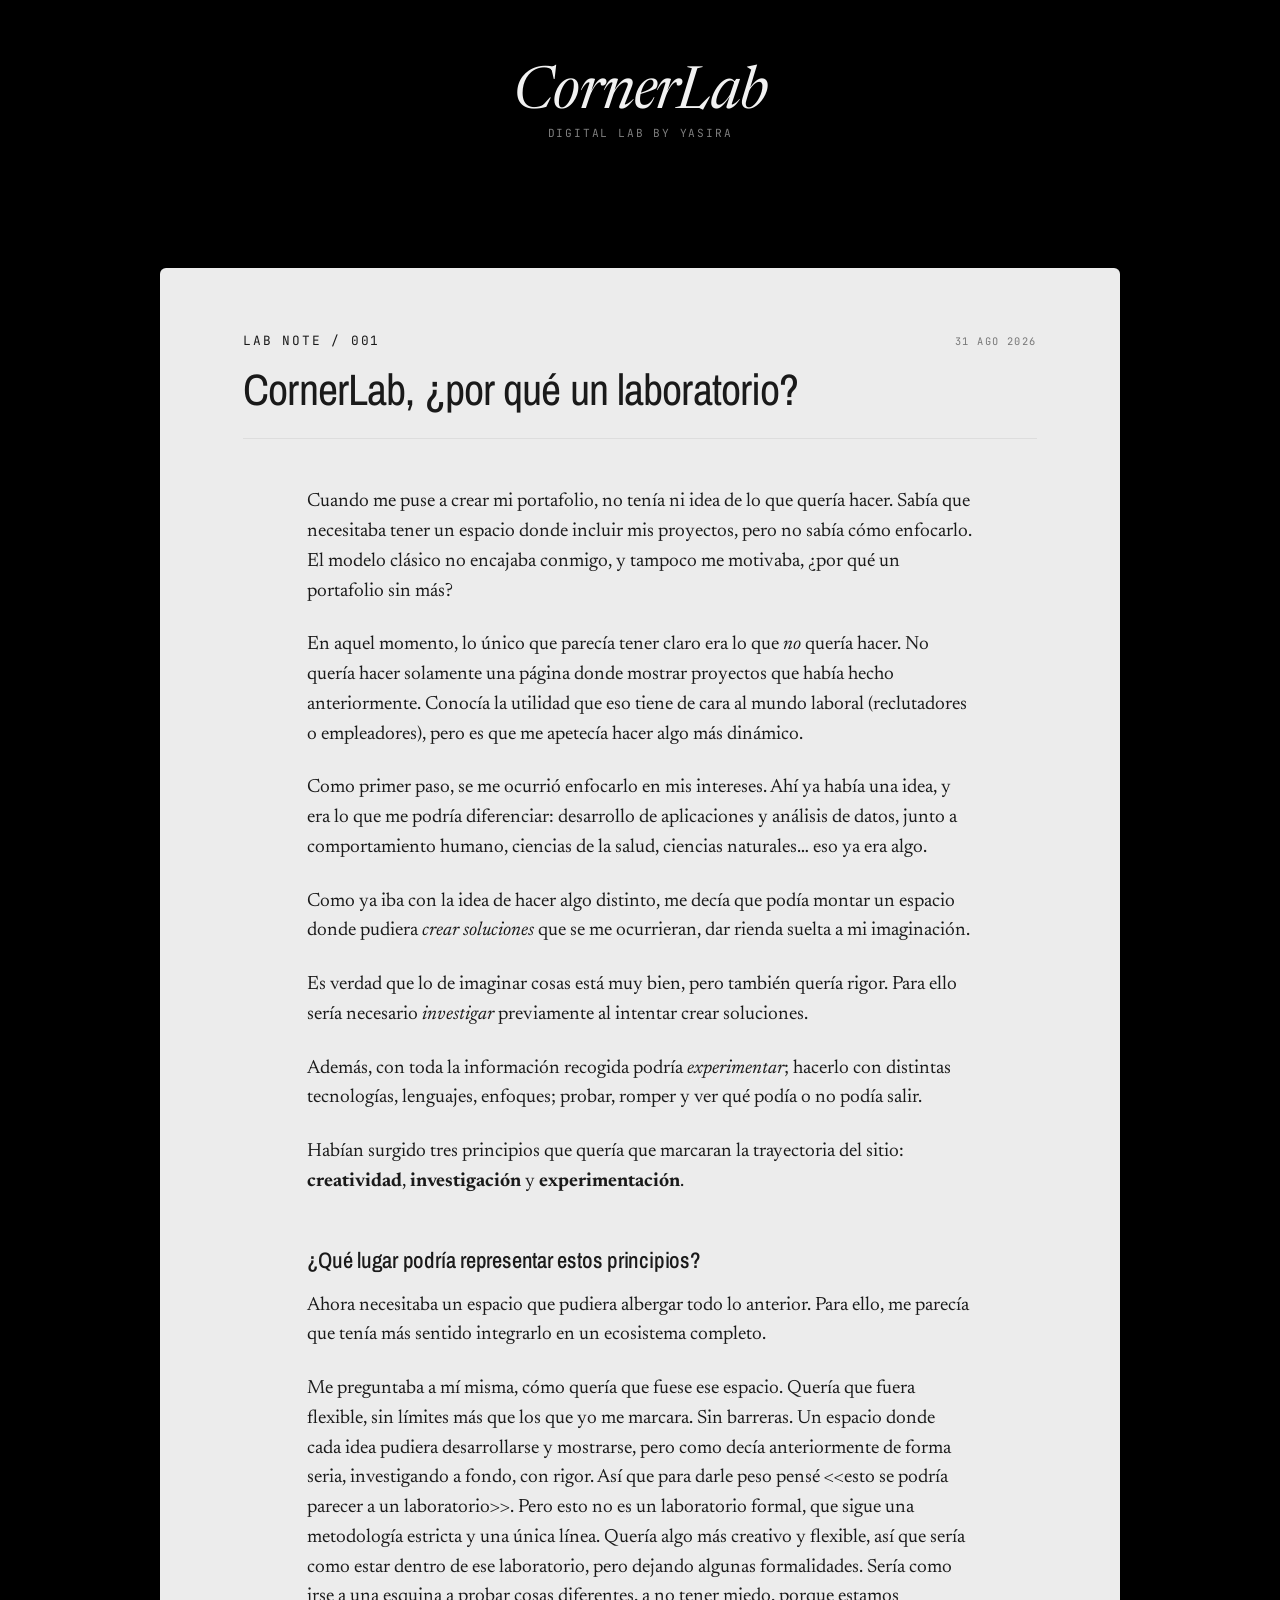
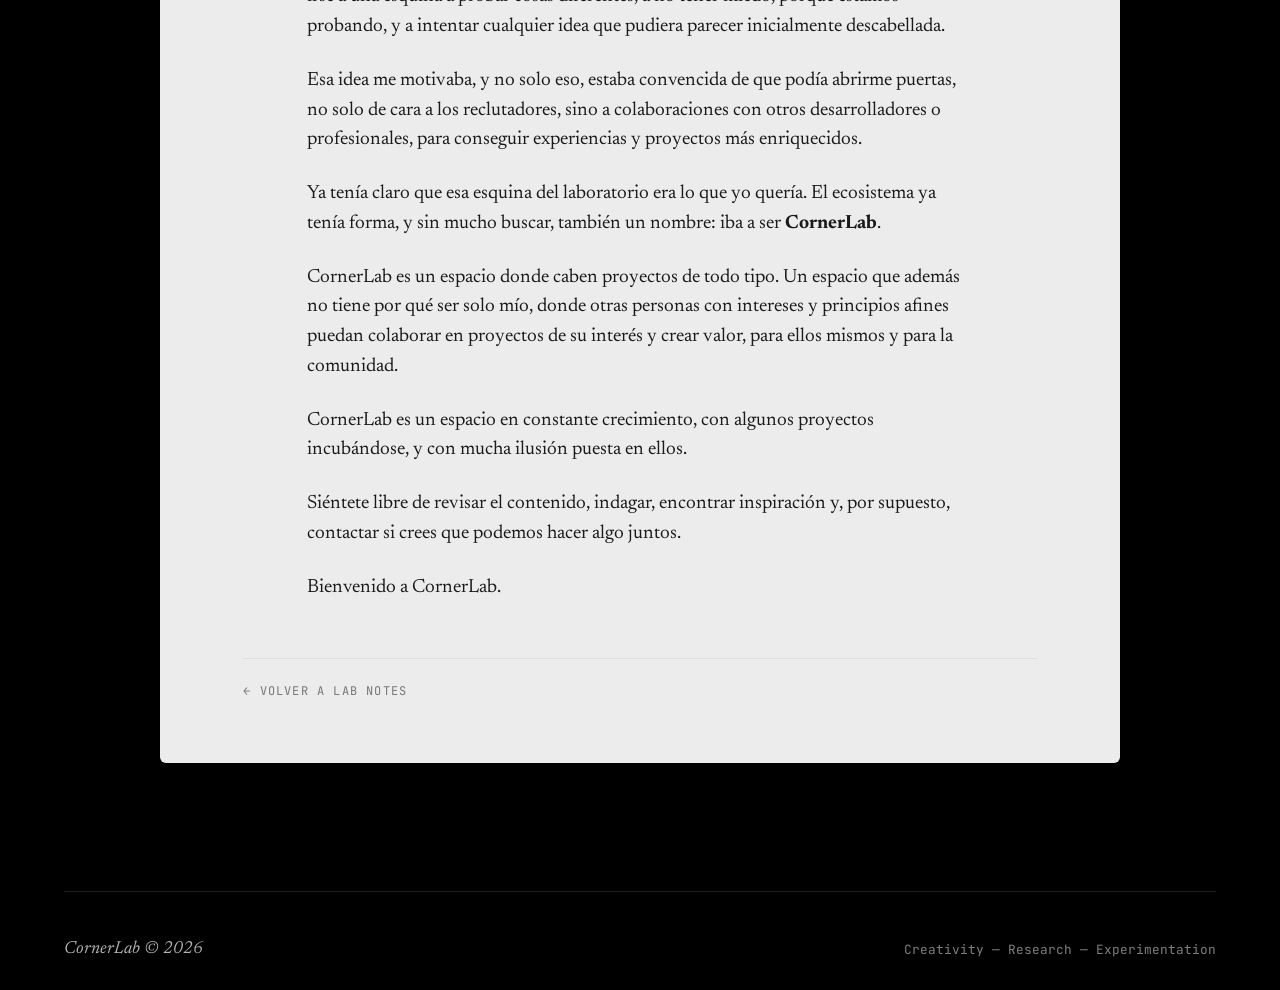
<file: lab/por-que-cornerlab.html>
<!DOCTYPE html>
<html lang="es">
<head>
    <meta charset="UTF-8">
    <meta name="viewport" content="width=device-width, initial-scale=1.0">
    <title>CornerLab, ¿por qué un laboratorio? — CornerLab</title>
    <meta name="description" content="Cómo nació CornerLab: por qué un portafolio clásico no encajaba y de dónde salieron sus tres principios.">
    <link rel="canonical" href="https://cornerlab.me/lab/por-que-cornerlab.html">
    <link rel="icon" type="image/png" sizes="32x32" href="../assets/icons/favicon-32.png">
    <link rel="apple-touch-icon" sizes="180x180" href="../assets/icons/apple-touch-icon.png">
    <link rel="stylesheet" href="../css/styles.css">
</head>
<body>

    <header class="global-branding">
        <div class="branding-spacer" aria-hidden="true"></div>
        <div class="branding-center">
            <a href="../index.html" class="logo">CornerLab</a>
            <p class="brand-tagline">Digital lab by Yasira</p>
        </div>
        <div class="branding-spacer" aria-hidden="true"></div>
    </header>

    <article class="editorial-section note-page">

        <div class="note-head">
            <div class="note-meta">
                <span class="note-id">LAB NOTE / 001</span>
                <time class="note-date" datetime="2026-08-31">31 AGO 2026</time>
            </div>
            <h1 class="note-title">CornerLab, ¿por qué un laboratorio?</h1>
        </div>

        <div class="note-body">

            <p>Cuando me puse a crear mi portafolio, no tenía ni idea de lo que quería hacer. Sabía que necesitaba tener un espacio donde incluir mis proyectos, pero no sabía cómo enfocarlo. El modelo clásico no encajaba conmigo, y tampoco me motivaba, ¿por qué un portafolio sin más? </p>
            <p>En aquel momento, lo único que parecía tener claro era lo que <em>no</em> quería hacer. No quería hacer solamente una página donde mostrar proyectos que había hecho anteriormente. Conocía la utilidad que eso tiene de cara al mundo laboral (reclutadores o empleadores), pero es que me apetecía hacer algo más dinámico. </p>
            <p>Como primer paso, se me ocurrió enfocarlo en mis intereses. Ahí ya había una idea, y era lo que me podría diferenciar: desarrollo de aplicaciones y análisis de datos, junto a comportamiento humano, ciencias de la salud, ciencias naturales… eso ya era algo. </p>
            <p>Como ya iba con la idea de hacer algo distinto, me decía que podía montar un espacio donde pudiera <em>crear soluciones</em> que se me ocurrieran, dar rienda suelta a mi imaginación. </p>
            <p>Es verdad que lo de imaginar cosas está muy bien, pero también quería rigor. Para ello sería necesario <em>investigar</em> previamente al intentar crear soluciones. </p>
            <p>Además, con toda la información recogida podría <em>experimentar</em>; hacerlo con distintas tecnologías, lenguajes, enfoques; probar, romper y ver qué podía o no podía salir. </p>
            <p>Habían surgido tres principios que quería que marcaran la trayectoria del sitio: <strong>creatividad</strong>, <strong>investigación</strong> y <strong>experimentación</strong>. </p>

            <h2>¿Qué lugar podría representar estos principios?</h2>

            <p>Ahora necesitaba un espacio que pudiera albergar todo lo anterior. Para ello, me parecía que tenía más sentido integrarlo en un ecosistema completo. </p>

            <p>Me preguntaba a mí misma, cómo quería que fuese ese espacio. Quería que fuera flexible, sin límites más que los que yo me marcara. Sin barreras. Un espacio donde cada idea pudiera desarrollarse y mostrarse, pero como decía anteriormente de forma seria, investigando a fondo, con rigor. Así que para darle peso pensé &lt;&lt;esto se podría parecer a un laboratorio&gt;&gt;. Pero esto no es un laboratorio formal, que sigue una metodología estricta y una única línea. Quería algo más creativo y flexible, así que sería como estar dentro de ese laboratorio, pero dejando algunas formalidades. Sería como irse a una esquina a probar cosas diferentes, a no tener miedo, porque estamos probando, y a intentar cualquier idea que pudiera parecer inicialmente descabellada. </p>
            <p>Esa idea me motivaba, y no solo eso, estaba convencida de que podía abrirme puertas, no solo de cara a los reclutadores, sino a colaboraciones con otros desarrolladores o profesionales, para conseguir experiencias y proyectos más enriquecidos. </p>

            <p>Ya tenía claro que esa esquina del laboratorio era lo que yo quería. El ecosistema ya tenía forma, y sin mucho buscar, también un nombre: iba a ser <strong>CornerLab</strong>. </p>

            <p>CornerLab es un espacio donde caben proyectos de todo tipo. Un espacio que además no tiene por qué ser solo mío, donde otras personas con intereses y principios afines puedan colaborar en proyectos de su interés y crear valor, para ellos mismos y para la comunidad. </p>

            <p>CornerLab es un espacio en constante crecimiento, con algunos proyectos incubándose, y con mucha ilusión puesta en ellos. </p>
            <p>Siéntete libre de revisar el contenido, indagar, encontrar inspiración y, por supuesto, contactar si crees que podemos hacer algo juntos. </p>
            <p>Bienvenido a CornerLab.</p>

        </div>

        <p class="note-back"><a href="../index.html#lab-notes">← Volver a Lab Notes</a></p>

    </article>

    <footer class="global-footer">
        <span class="footer-brand">CornerLab © 2026</span>
        <span class="footer-manifesto">Creativity — Research — Experimentation</span>
    </footer>

</body>
</html>
</file>
<file: css/styles.css>
/* Typography Engine Imports */
@import url('https://fonts.googleapis.com/css2?family=Archivo+Narrow:ital,wght@0,400..700;1,400..700&family=JetBrains+Mono:ital,wght@0,300;0,400;1,300&family=Newsreader:ital,opsz,wght@0,6..72,300..700;1,6..72,300..500&display=swap');

:root {
    /* Color System Archetype (Matte Dark Matte Slate Palette) */
    --bg-primary: #101010;
    --bg-secondary: #1A1A1A;
    --bg-tertiary: #202020;
    --bg-page: #000000;
    --bg-card: #ECECEC;
    
    --text-primary: #F2F2F2;
    --text-secondary: #B3B3B3;
    --text-muted: #7e7e7e;
    
    /* Font Hierarchies */
    --font-sans: "Archivo Narrow", sans-serif;
    --font-serif: "Newsreader", serif;
    --font-mono: "JetBrains Mono", monospace;
    
    --grid-gap: 2rem;
}

html[data-theme="light"] {
    --bg-page: #f8f6eb;
    --bg-card: #F0EEE6;
    --text-primary: #141414;
    --text-secondary: #353333;
    --text-muted: #666262;
}

/* Global Reset Base */
*, *::before, *::after {
    box-sizing: border-box;
    margin: 0;
    padding: 0;
}

html {
    scroll-behavior: smooth;
    background-color: var(--bg-page);
    color: var(--text-primary);
    font-size: 16px;
    -webkit-font-smoothing: antialiased;
    -moz-osx-font-smoothing: grayscale;
}

body {
    font-family: var(--font-sans);
    padding: 4rem 4rem 2rem 4rem;
    max-width: 1600px;
    margin: 0 auto;
    overflow-x: hidden;
}

/* Custom Scrollbar System */
::-webkit-scrollbar { width: 4px; }
::-webkit-scrollbar-track { background: var(--bg-primary); }
::-webkit-scrollbar-thumb { background: var(--bg-tertiary); }

/* Anchor Tags Framework */
a {
    color: inherit;
    text-decoration: none;
    transition: color 0.2s cubic-bezier(0.25, 0.46, 0.45, 0.94);
}

/* ------------------------------------------------------------- */
/* Header / Branding System */
/* ------------------------------------------------------------- */

.global-branding {
    display: flex;
    flex-direction: row;
    justify-content: space-between;
    align-items: flex-start;
    gap: 0.1rem;
    margin-bottom: 8rem;
}

    .global-branding .logo {
        font-family: var(--font-serif);
        font-weight: 400;
        font-size: 3.7rem;
        letter-spacing: -0.02em;
        font-style: italic;
    }

/* ------------------------------------------------------------- */
/* Hero Manifesto & Unified Navigation Bar */
/* ------------------------------------------------------------- */
.hero-manifesto {
    display: flex;
    flex-direction: column;
    min-height: calc(85vh - 12rem);
    justify-content: flex-start;
    margin-bottom: 5rem;
}

.manifesto-titles {
    display: flex;
    flex-direction: column;
    align-items: flex-start;
}

/* Responsive Single Line Editorial Bar Structure */
.editorial-nav {
    display: flex;
    justify-content: space-between;
    align-items: center;
    border-top: 1px solid var(--text-muted);
    padding-top: 1.5rem;
    margin-top: 4rem;
    font-size: 1.2rem;
    letter-spacing: 0.05em;
    text-transform: uppercase;
}

.social-link {
    display: flex;
    align-items: center;
}

.social-icon {
    width: 40px;
    height: 40px;
    opacity: 0.75;
    filter: brightness(0) saturate(100%) invert(82%);
    transition:
        opacity 0.25s ease,
        transform 0.25s ease;
}

.social-link:hover .social-icon {
    opacity: 1;
    transform: translateY(-1px);
    filter: brightness(0) saturate(100%) invert(96%);
}

/* ------------------------------------------------------------- */
/* Section Scaffolding Layouts */
/* ------------------------------------------------------------- */

.section-grid {
    display: grid;
    grid-template-columns: 1fr 2fr;
    gap: var(--grid-gap);
}

.section-title {
    font-family: var(--font-sans);
    font-size: 1.1rem;
    font-weight: 400;
    text-transform: uppercase;
    letter-spacing: 0.15em;
    color: var(--bg-tertiary);
}

/* Typography Editorial Copy blocks */
.editorial-prose .lead-text {
    font-family: var(--font-serif);
    font-size: clamp(1.5rem, 2.5vw, 2.25rem);
    line-height: 1.3;
    font-weight: 300;
    color: var(--bg-primary);
    margin-bottom: 2.5rem;
}

.editorial-prose .body-text {
    font-family: var(--font-serif);
    font-size: clamp(1.1rem, 1.5vw, 1.35rem);
    line-height: 1.6;
    color: var(--text-secondary);
    max-width: 42rem;
}

.editorial-prose .highlight {
    color: var(--text-primary);
    /*border-bottom: 1px solid var(--text-muted);*/
}

/* Section 2 Details: Bio Grid & Placeholders */
.bio-grid {
    display: grid;
    grid-template-columns: 1.2fr 0.8fr;
    gap: 4rem;
    align-items: flex-start;
}

.lab-image-placeholder {
    display: flex;
    flex-direction: column;
    gap: 0.75rem;
}

.placeholder-graphic {
    width: 50%;
    aspect-ratio: 4 / 3;
    background-color: var(--bg-secondary);
    /*border: 1px dashed var(--text-muted);*/
}

.placeholder-graphic img {
    width: 100%;
    height: 100%;
    object-fit: cover;
    object-position: center top;
    display: block;
}

.lab-image-placeholder .caption {
    font-family: var(--font-mono);
    font-size: 0.7rem;
    color: var(--text-muted);
    letter-spacing: 0.05em;
}

/* ------------------------------------------------------------- */
/* Section 3 Details: Laboratory Work Architecture */
/* ------------------------------------------------------------- */
.work-archive {
    display: flex;
    flex-direction: column;
    margin-left: auto;
    width: 66.66%;
}

.work-item {
    border-bottom: 1px solid var(--bg-tertiary);
    padding: 2.5rem 0;
    display: flex;
    flex-direction: column;
    gap: 1rem;
}

.work-item:first-of-type {
    padding-top: 0;
}

.work-meta {
    display: flex;
    justify-content: space-between;
    font-family: var(--font-mono);
    font-size: 0.75rem;
    letter-spacing: 0.05em;
}

.work-id {
    color: var(--text-muted);
}

.work-status {
    color: var(--text-secondary);
    text-transform: uppercase;
}

.work-title {
    font-family: var(--font-sans);
    font-size: 2.5rem;
    font-weight: 500;
    letter-spacing: -0.02em;
    margin-bottom: 0.5rem;
}

.work-desc {
    font-family: var(--font-serif);
    font-size: 1.15rem;
    line-height: 1.5;
    color: var(--text-secondary);
    max-width: 38rem;
}

/* ------------------------------------------------------------- */
/* Section 4 Details: Laboratory Notes Row Systems */
/* ------------------------------------------------------------- */
.notes-archive {
    display: flex;
    flex-direction: column;
    border-top: 1px solid var(--bg-tertiary);
}

.note-row {
    display: grid;
    grid-template-columns: 1fr 3fr 1fr;
    padding: 1.75rem 0;
    border-bottom: 1px solid var(--bg-tertiary);
    align-items: center;
    transition: background-color 0.15s ease;
}

.note-row:hover {
    background-color: var(--bg-secondary);
}

.note-index {
    font-family: var(--font-mono);
    font-size: 0.8rem;
    color: var(--text-muted);
    padding-left: 1rem;
}

.note-heading {
    font-family: var(--font-serif);
    font-size: 1.35rem;
    font-weight: 400;
    color: var(--text-primary);
}

.note-action {
    font-family: var(--font-mono);
    font-size: 0.75rem;
    color: var(--text-muted);
    text-align: right;
    padding-right: 1rem;
    opacity: 0;
    transform: translateX(-10px);
    transition: all 0.2s ease;
}

.note-row:hover .note-action {
    opacity: 1;
    transform: translateX(0);
}

/* Fallback classes for noscript */
.note-row-fallback a {
    display: flex;
    justify-content: space-between;
    padding: 1.5rem;
    border-bottom: 1px solid var(--bg-tertiary);
}

/* ------------------------------------------------------------- */
/* Section 5 Details: Connect System */
/* ------------------------------------------------------------- */
.connect-channels {
    list-style: none;
    display: flex;
}

.channel-link {
    font-family: var(--font-sans);
    font-size: 1.75rem;
    font-weight: 400;
    display: inline-block;
    position: relative;
}

.channel-link::after {
    content: " →";
    opacity: 0;
    transition: opacity 0.2s ease, transform 0.2s ease;
    transform: translateX(-5px);
    display: inline-block;
}

.channel-link:hover {
    color: var(--text-primary);
}

.channel-link:hover::after {
    opacity: 1;
    transform: translateX(5px);
}

/* ------------------------------------------------------------- */
/* Global System Footer Architecture */
/* ------------------------------------------------------------- */
.global-footer {
    display: flex;
    justify-content: space-between;
    align-items: center;
    border-top: 1px solid var(--bg-tertiary);
    padding-top: 3rem;
    margin-top: 8rem;
    font-size: 0.8rem;
    font-family: var(--font-mono);
    color: var(--text-muted);
}

.footer-brand {
    font-family: var(--font-serif);
    font-style: italic;
    color: var(--text-secondary);
    font-size: 1.1rem;
}

/* ------------------------------------------------------------- */
/* Media Processing Units (Responsive Breakpoints) */
/* ------------------------------------------------------------- */
@media (max-width: 1024px) {
    body { padding: 3rem 2rem 2rem 2rem; }
    .editorial-nav { flex-direction: column; align-items: flex-start; gap: 1.5rem; }
    .section-grid { grid-template-columns: 1fr; gap: 1.5rem; }
    .bio-grid { grid-template-columns: 1fr; gap: 2rem; }
    .work-archive { width: 100%; }
    .note-row { grid-template-columns: 0.5fr 2fr; }
    .note-action { display: none; }
}

@media (max-width: 640px) {
    body { padding: 2rem 1.25rem 1.25rem 1.25rem; }
    .global-branding { margin-bottom: 4rem; }
    .hero-manifesto { min-height: auto; margin-bottom: 6rem; }
    .note-row { grid-template-columns: 1fr; gap: 0.25rem; padding: 1.25rem 0; }
    .note-index { padding-left: 0; }
    .global-footer { flex-direction: column; align-items: flex-start; gap: 1rem; }
}

/* ------------------------------------------------------------- */
/*Added cards to every section */
/* ------------------------------------------------------------- */
.editorial-section {
    background: var(--bg-card);
    border-radius: 6px;
    padding: 4rem 3.5rem;
    margin-bottom: 1.5rem;
}

.editorial-section .section-title, 
.editorial-section .editorial-prose .lead-text { color: #1A1A1A; }
.editorial-section .editorial-prose .body-text { color: #555; font-weight: 500; }
.editorial-section .editorial-prose .highlight { color: #1A1A1A; /*border-bottom-color: #aaa;*/ font-weight: 400; }
.editorial-section .work-title { color: #1A1A1A; }
.editorial-section .work-desc { color: #555; }
.editorial-section .work-id { color: #aaa; }
.editorial-section .work-status { color: #777; }
.editorial-section .note-heading { color: #1A1A1A; }
.editorial-section .note-index { color: #aaa; }
.editorial-section .note-action { color: #777; }
.editorial-section .note-row { border-bottom-color: #ddd; }
.editorial-section .notes-archive { border-top-color: #ddd; }
.editorial-section .work-item { border-bottom-color: #ddd; }
.editorial-section .channel-link { color: #1A1A1A; }
.editorial-section .body-text.query-prompt { color: #555; }

@media (max-width: 640px) {
    .editorial-section { padding: 2.5rem 1.5rem; }
}

/* ------------------------------------------------------------- */
/* Hero: two-column layout + work card                            */
/* ------------------------------------------------------------- */
.hero-top {
    display: grid;
    grid-template-columns: 1.15fr 0.55fr;
    gap: 6rem;
    align-items: center;
    flex: 1;
}

.manifesto-titles h1,
.manifesto-titles p {
    font-family: var(--font-sans);
    font-size: clamp(2.5rem, 6.7vw, 7.2rem);
    font-weight: 300;
    line-height: 1.1;
    letter-spacing: -0.02em;
    text-transform: uppercase;
    color: var(--text-primary);
    transform: scaleY(1.1);
    transform-origin: left top;
}

.work-card {
    background: transparent;
    /*border: 1px solid #2a2a2a;*/
    border-radius: 6px;
    padding: 1.75rem;
    color: var(--text-primary);
    display: flex;
    flex-direction: column;
    gap: 1.15rem;
}


.wc-head {
    display: flex;
    align-items: baseline;
    justify-content: space-between;
    gap: 1rem;
    /*border-bottom: 1px solid #2a2a2a;*/
    padding-bottom: 0.05rem;
}

.wc-name {
    font-family: var(--font-sans);
    font-size: 1.6rem;
    font-weight: 500;
    letter-spacing: -0.02em;
    line-height: 1;
}

.wc-area {
    font-family: var(--font-mono);
    font-size: 0.68rem;
    letter-spacing: 0.14em;
    text-transform: uppercase;
    color: var(--text-muted);
    white-space: nowrap;
}

.wc-figure {
    background: transparent;
    border-radius: 3px;
    overflow: hidden;
    aspect-ratio: 5 / 3;
    display: grid;
    place-items: center;
}

.wc-figure img { width: 100%; height: 100%; object-fit: contain; display: block; }

.wc-question {
    font-family: var(--font-serif);
    font-size: 1rem;
    line-height: 1.35;
    color: var(--text-primary);
}

.wc-tags { display: flex; flex-wrap: wrap; gap: 0.4rem; }

.wc-tags span {
    font-family: var(--font-mono);
    font-size: 0.66rem;
    letter-spacing: 0.04em;
    color: var(--text-secondary);
    border: 1px solid #333;
    border-radius: 2px;
    padding: 0.22rem 0.5rem;
}

.wc-links { display: flex; gap: 1.5rem; }

.wc-links a { color: var(--text-primary); }

.wc-links a:hover { border-bottom-color: var(--text-primary); }

@media (max-width: 1024px) {
    .hero-top { grid-template-columns: 1fr; gap: 2.5rem; }
    .hero-showcase { max-width: 460px; }
}

.hero-showcase {
    justify-self: end;
    width: 100%;
}

/* ------------------------------------------------------------- */
/* Connect: contact form                                          */
/* ------------------------------------------------------------- */
.contact-form {
    display: flex;
    flex-direction: column;
    gap: 1.5rem;
    margin-bottom: 3.5rem;
}

/* Honeypot: fuera de pantalla, no display:none */
.hp-field {
    position: absolute;
    left: -9999px;
    width: 1px;
    height: 1px;
    overflow: hidden;
}

.form-field {
    display: flex;
    flex-direction: column;
    gap: 0.5rem;
}

.form-field label {
    font-family: var(--font-mono);
    font-size: 0.9rem;
    letter-spacing: 0.1em;
    text-transform: uppercase;
    color: var(--bg-secondary);
}

.contact-form input[type="text"],
.contact-form input[type="email"],
.contact-form textarea {
    font-family: var(--font-serif);
    font-size: 1rem;
    color: #1A1A1A;
    background: transparent;
    border: none;
    border-bottom: 1px solid #c4c4c4;
    padding: 0.6rem 0;
    width: 100%;
    transition: border-color 0.2s ease;
}

.contact-form input::placeholder,
.contact-form textarea::placeholder { color: #aaa; }

.contact-form input:focus,
.contact-form textarea:focus {
    outline: none;
    border-bottom-color: #1A1A1A;
}

.contact-form textarea { resize: vertical; }

.form-consent {
    display: flex;
    align-items: flex-start;
    gap: 0.7rem;
}

.form-consent input[type="checkbox"] {
    margin-top: 0.25rem;
    accent-color: #1A1A1A;
    flex-shrink: 0;
}

.form-consent label {
    font-family: var(--font-sans);
    font-size: 1rem;
    line-height: 1.4;
    color: #555;
}

.form-consent a {
    color: #1A1A1A;
    border-bottom: 1px solid #aaa;
}

.form-submit {
    align-self: center;
    font-family: var(--font-mono);
    font-size: 0.75rem;
    letter-spacing: 0.14em;
    text-transform: uppercase;
    color: #ECECEC;
    background: #1A1A1A;
    border: 1px solid #1A1A1A;
    border-radius: 3px;
    padding: 0.85rem 1.75rem;
    cursor: pointer;
    transition: background 0.2s ease, color 0.2s ease;
}

.form-submit:hover {
    background: transparent;
    color: #1A1A1A;
}

/* ------------------------------------------------------------- */
/* Connect: composición centrada                                  */
/* ------------------------------------------------------------- */

/* Anula el grid de dos columnas solo en esta sección */
#connect {
    display: block;
}

#connect .section-title {
    margin-bottom: 5rem;
}

#connect .connectivity-block {
    max-width: 42rem;
    margin: 0 auto;
    width: 100%;
}

#connect .query-prompt {
    font-family: var(--font-serif);
    font-size: clamp(1.15rem, 1.6vw, 1.4rem);
    line-height: 1.5;
    text-align: center;
    margin-bottom: 3.5rem;
}

#connect .connect-channels {
    flex-direction: row;
    gap: 2.5rem;
    justify-content: center;
}

@media (max-width: 640px) {
    #connect .section-title { margin-bottom: 3rem; }
    #connect .connect-channels { gap: 1.5rem; }
}

/* ------------------------------------------------------------- */
/* Legal pages (privacy.html / privacidad.html)                    */
/* Añadir al final de css/styles.css                               */
/* ------------------------------------------------------------- */

.legal-page {
    max-width: 52rem;
    margin-left: auto;
    margin-right: auto;
}

.legal-head {
    display: flex;
    align-items: baseline;
    justify-content: space-between;
    gap: 2rem;
    flex-wrap: wrap;
    border-bottom: 1px solid #ddd;
    padding-bottom: 1.5rem;
    margin-bottom: 3rem;
}

.legal-title {
    font-family: var(--font-sans);
    font-size: clamp(1.8rem, 3.5vw, 2.75rem);
    font-weight: 400;
    letter-spacing: -0.02em;
    color: #1A1A1A;
}

.legal-lang {
    font-family: var(--font-mono);
    font-size: 0.72rem;
    letter-spacing: 0.12em;
    text-transform: uppercase;
}

.legal-lang a {
    color: #777;
    border-bottom: 1px solid #ccc;
}

.legal-lang a:hover {
    color: #1A1A1A;
    border-bottom-color: #1A1A1A;
}

.legal-body .legal-intro {
    font-family: var(--font-serif);
    font-size: 1.25rem;
    line-height: 1.5;
    color: #1A1A1A;
    margin-bottom: 3rem;
}

.legal-body h2 {
    font-family: var(--font-mono);
    font-size: 0.75rem;
    font-weight: 400;
    letter-spacing: 0.14em;
    text-transform: uppercase;
    color: #777;
    margin-top: 2.75rem;
    margin-bottom: 0.9rem;
}

.legal-body p {
    font-family: var(--font-serif);
    font-size: 1.05rem;
    line-height: 1.65;
    color: #555;
    margin-bottom: 1rem;
}

.legal-body strong {
    color: #1A1A1A;
    font-weight: 500;
}

.legal-body a {
    color: #1A1A1A;
    border-bottom: 1px solid #bbb;
}

.legal-body a:hover {
    border-bottom-color: #1A1A1A;
}

.legal-date {
    font-family: var(--font-mono) !important;
    font-size: 0.72rem !important;
    letter-spacing: 0.08em;
    color: #999 !important;
    margin-top: 3.5rem;
    padding-top: 1.5rem;
    border-top: 1px solid #ddd;
}

.legal-back {
    font-family: var(--font-mono);
    font-size: 0.75rem;
    letter-spacing: 0.1em;
    text-transform: uppercase;
    margin-top: 3rem;
}

.legal-back a {
    color: #777;
}

.legal-back a:hover {
    color: #1A1A1A;
}

@media (max-width: 640px) {
    .legal-head { margin-bottom: 2rem; }
    .legal-body .legal-intro { font-size: 1.1rem; margin-bottom: 2rem; }
}

.form-status {
    font-family: var(--font-mono);
    font-size: 0.75rem;
    letter-spacing: 0.08em;
    color: #1A1A1A;
    text-align: center;
    min-height: 1.2em;
}

.form-status.is-error {
    color: #a33;
}

/* ------------------------------------------------------------- */
/* Editorial nav                                                   */
/* ------------------------------------------------------------- */
.nav-list {
    list-style: none;
    display: flex;
    flex-wrap: wrap;
    gap: 2.5rem;
    align-items: center;
}

.nav-list a {
    color: var(--text-secondary);
    font-family: var(--font-sans);
    font-size: 1rem;
    letter-spacing: 0.08em;
    padding-bottom: 0.2rem;
    border-bottom: 1px solid transparent;
    transition: color 0.2s ease, border-color 0.2s ease;
}

.nav-list a:hover {
    color: var(--text-primary);
    border-bottom-color: var(--text-primary);
}

@media (max-width: 640px) {
    .nav-list { gap: 1rem 1.5rem; }
    .nav-list a { font-size: 0.9rem; }
}

.nav-aside {
    display: flex;
    align-items: center;
    gap: 2rem;
}

.nav-social {
    list-style: none;
    display: flex;
    align-items: center;
    gap: 1rem;
}

.lang-selector {
    display: flex;
    gap: 0.5rem;
    font-family: var(--font-mono);
    font-size: 0.8rem;
    letter-spacing: 0.1em;
}

.lang-selector span {
    cursor: pointer;
    color: var(--text-muted);
    transition: color 0.2s ease;
}

.lang-selector span:hover { color: var(--text-secondary); }

.lang-selector .active {
    color: var(--text-primary);
    font-weight: 600;
}

@media (max-width: 1024px) {
    .editorial-nav { flex-direction: row; align-items: center; }
}

@media (max-width: 640px) {
    .editorial-nav { flex-direction: column; align-items: flex-start; gap: 1.5rem; }
    .nav-aside { width: 100%; justify-content: space-between; }
    .social-icon { width: 28px; height: 28px; }
}



.brand-tagline {
    font-family: var(--font-mono);
    font-size: 0.7rem;
    letter-spacing: 0.16em;
    text-transform: uppercase;
    color: var(--text-muted);
}

.editorial-prose .body-text + .body-text {
    margin-top: 1.5rem;
}

.editorial-section .inline-link {
    color: #1A1A1A;
    border-bottom: 1px solid #aaa;
    transition: border-color 0.2s ease;
}

.editorial-section .inline-link:hover {
    border-bottom-color: #1A1A1A;
}

.lab-work-intro {
    width: 66.66%;
    margin-left: auto;
    margin-bottom: 4rem;
}

@media (max-width: 1024px) {
    .lab-work-intro,
    .lab-work-intro { width: 100%; }
}

.lab-notes-intro {
    width: 66.66%;
    margin-left: auto;
    margin-bottom: 3rem;
}


.branding-spacer {
    width: 64px;
    flex-shrink: 0;
}

.branding-center {
    display: flex;
    flex-direction: column;
    align-items: center;
    gap: 0.15rem;
}

.lamp-toggle {
    background: none;
    border: none;
    padding: 8px;
    cursor: pointer;
    color: var(--text-muted);
    width: 64px;
    flex-shrink: 0;
    margin-top: -3rem;
    transition: color 0.2s ease;
    margin-right: -10rem;
}

.lamp-toggle:hover { color: var(--text-secondary); }

/* Tema oscuro: lámpara clara sobre fondo negro */
.lamp-icon {
    width: 100%;
    height: auto;
    display: block;
    filter: brightness(0) saturate(100%) invert(82%);
    transition: filter 0.3s ease;
}

.lamp-toggle:hover .lamp-icon {
    filter: brightness(0) saturate(100%) invert(96%);
}

/* Tema claro: lámpara oscura sobre fondo claro */
html[data-theme="light"] .lamp-icon {
    filter: brightness(0) saturate(100%) invert(15%);
}

html[data-theme="light"] .lamp-toggle:hover .lamp-icon {
    filter: brightness(0) saturate(100%) invert(0%);
}

.lamp-chain { transform-origin: 55.542px 79.179px; }

@media (max-width: 1024px) {
    .lamp-toggle { margin-right: -2rem; }
}

@media (max-width: 640px) {
    .lamp-toggle { margin-right: -1.25rem; }
}

html[data-theme="light"] .social-icon {
    filter: brightness(0) saturate(100%) invert(25%);
}

html[data-theme="light"] .social-link:hover .social-icon {
    filter: brightness(0) saturate(100%) invert(0%);
}


/* ------------------------------------------------------------- */
/* Lab notes: página de entrada                                    */
/* ------------------------------------------------------------- */

.note-page {
    max-width: 60rem;
    margin-left: auto;
    margin-right: auto;
    padding-left: 5.2rem;
    padding-right: 5.2rem;
}

.note-head {
    border-bottom: 1px solid #ddd;
    padding-bottom: 1.5rem;
    margin-bottom: 3rem;
}

.note-meta {
    display: flex;
    justify-content: space-between;
    align-items: baseline;
    gap: 1rem;
    margin-bottom: 0.9rem;
}

.note-id,
.note-date {
    font-family: var(--font-mono);
    letter-spacing: 0.14em;
    text-transform: uppercase;
    
}

.note-id { font-size: 0.8rem; color: var(--bg-secondary); }
.note-date { font-size: 0.65rem; color: #777; }

.note-title {
    font-family: var(--font-sans);
    font-size: clamp(1.8rem, 3.5vw, 2.75rem);
    font-weight: 400;
    letter-spacing: -0.02em;
    line-height: 1.15;
    color: #1A1A1A;
}

.note-body {
    padding-left: 4rem;
    padding-right: 4rem;
}


.note-body p {
    font-family: var(--font-serif);
    font-size: 1.20rem;
    line-height: 1.55;
    color: #1A1A1A;
    margin-bottom: 1.5rem;
}


.note-body h2 {
    font-family: var(--font-sans);
    font-size: 1.4rem;
    font-weight: 500;
    letter-spacing: -0.01em;
    color: #1A1A1A;
    margin-top: 3rem;
    margin-bottom: 1rem;
}

.note-body strong {
    color: #1A1A1A;
    font-weight: 700;
}

.note-body em {
    font-style: italic;
}

.note-body a {
    color: #1A1A1A;
    border-bottom: 1px solid #bbb;
    transition: border-color 0.2s ease;
}

.note-body a:hover {
    border-bottom-color: #1A1A1A;
}

.note-back {
    font-family: var(--font-mono);
    font-size: 0.75rem;
    letter-spacing: 0.1em;
    text-transform: uppercase;
    margin-top: 3.5rem;
    padding-top: 1.5rem;
    border-top: 1px solid #ddd;
}

.note-back a {
    color: #777;
}

.note-back a:hover {
    color: #1A1A1A;
}

@media (max-width: 640px) {
    .note-head { margin-bottom: 2rem; }
    .note-page { padding-left: 1.5rem; padding-right: 1.5rem; }
    .note-body { padding-left: 0; padding-right: 0; }
}

.editorial-section .notes-lang-note {
    font-family: var(--font-mono);
    font-size: 0.7rem;
    letter-spacing: 0.08em;
    color: #777;
    margin-top: 1rem;
}

.editorial-section .note-row:hover { background-color: #e4e4e4; }
</file>
